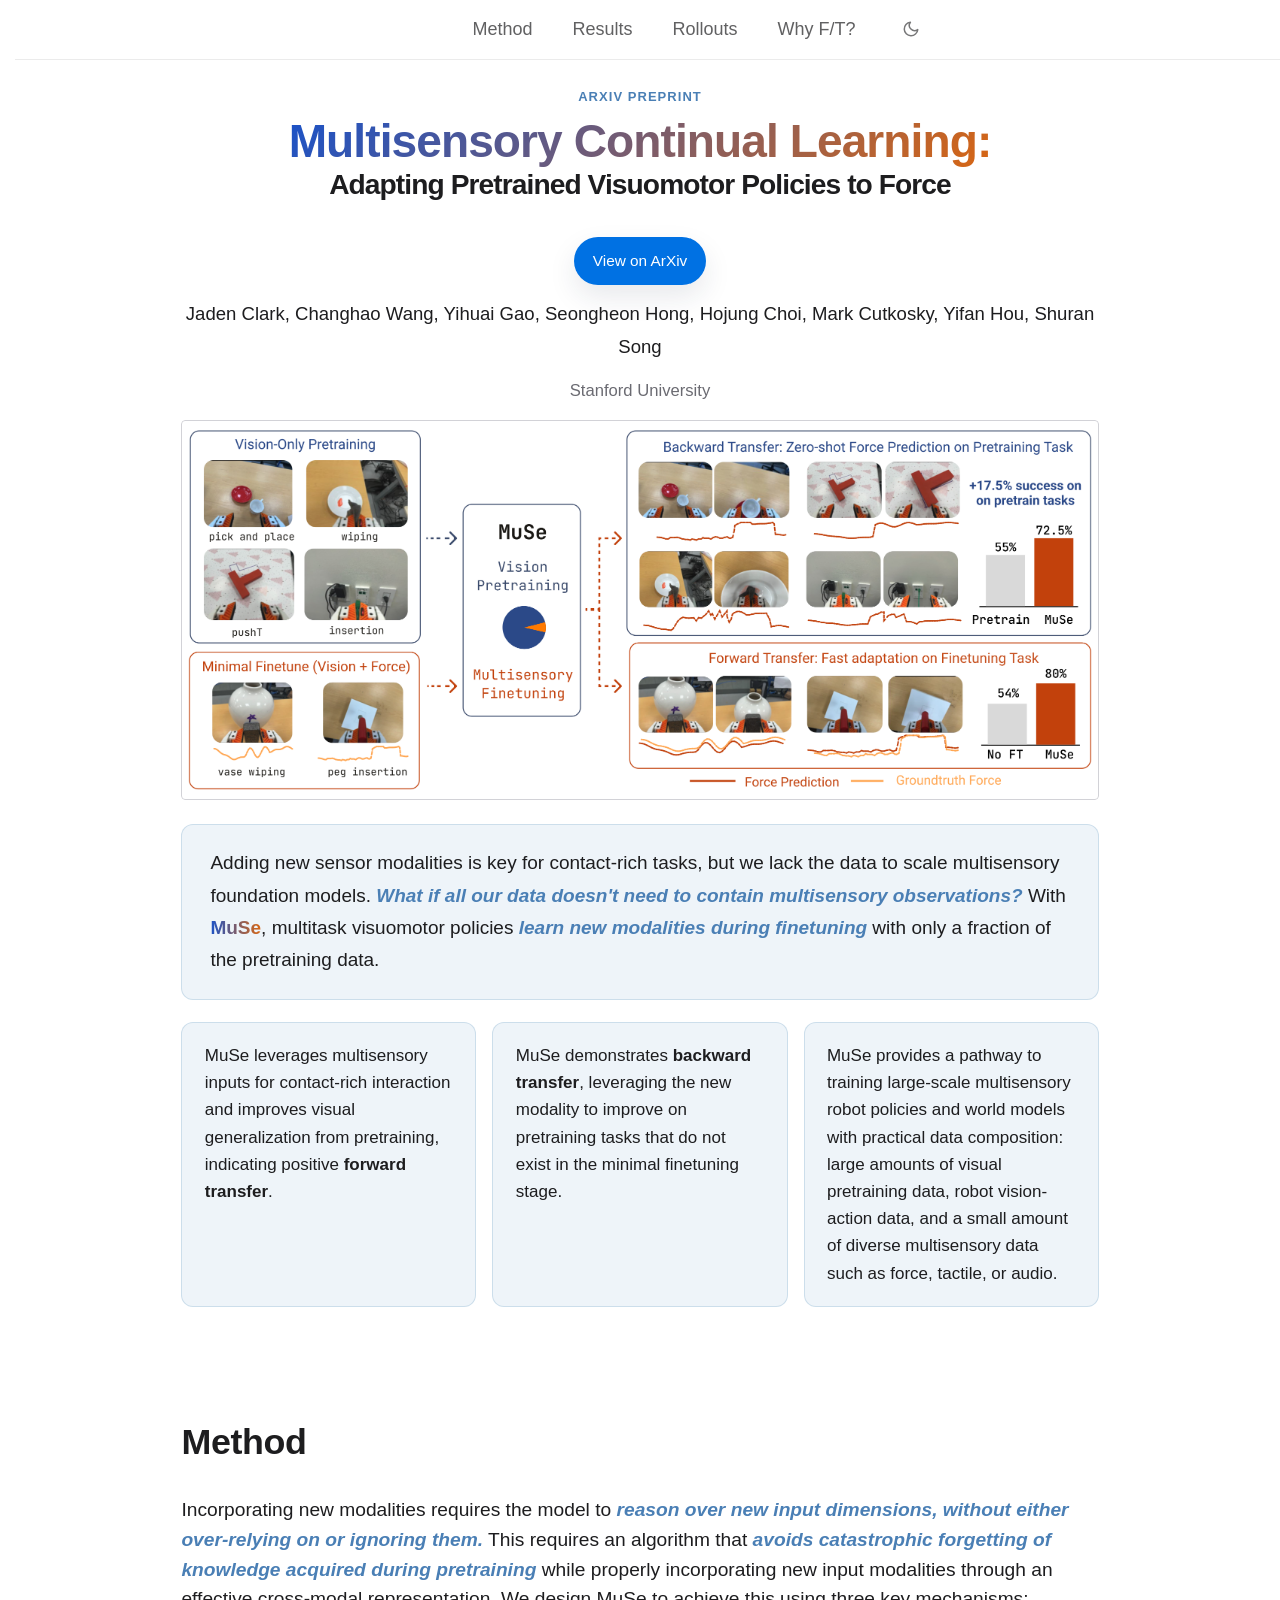
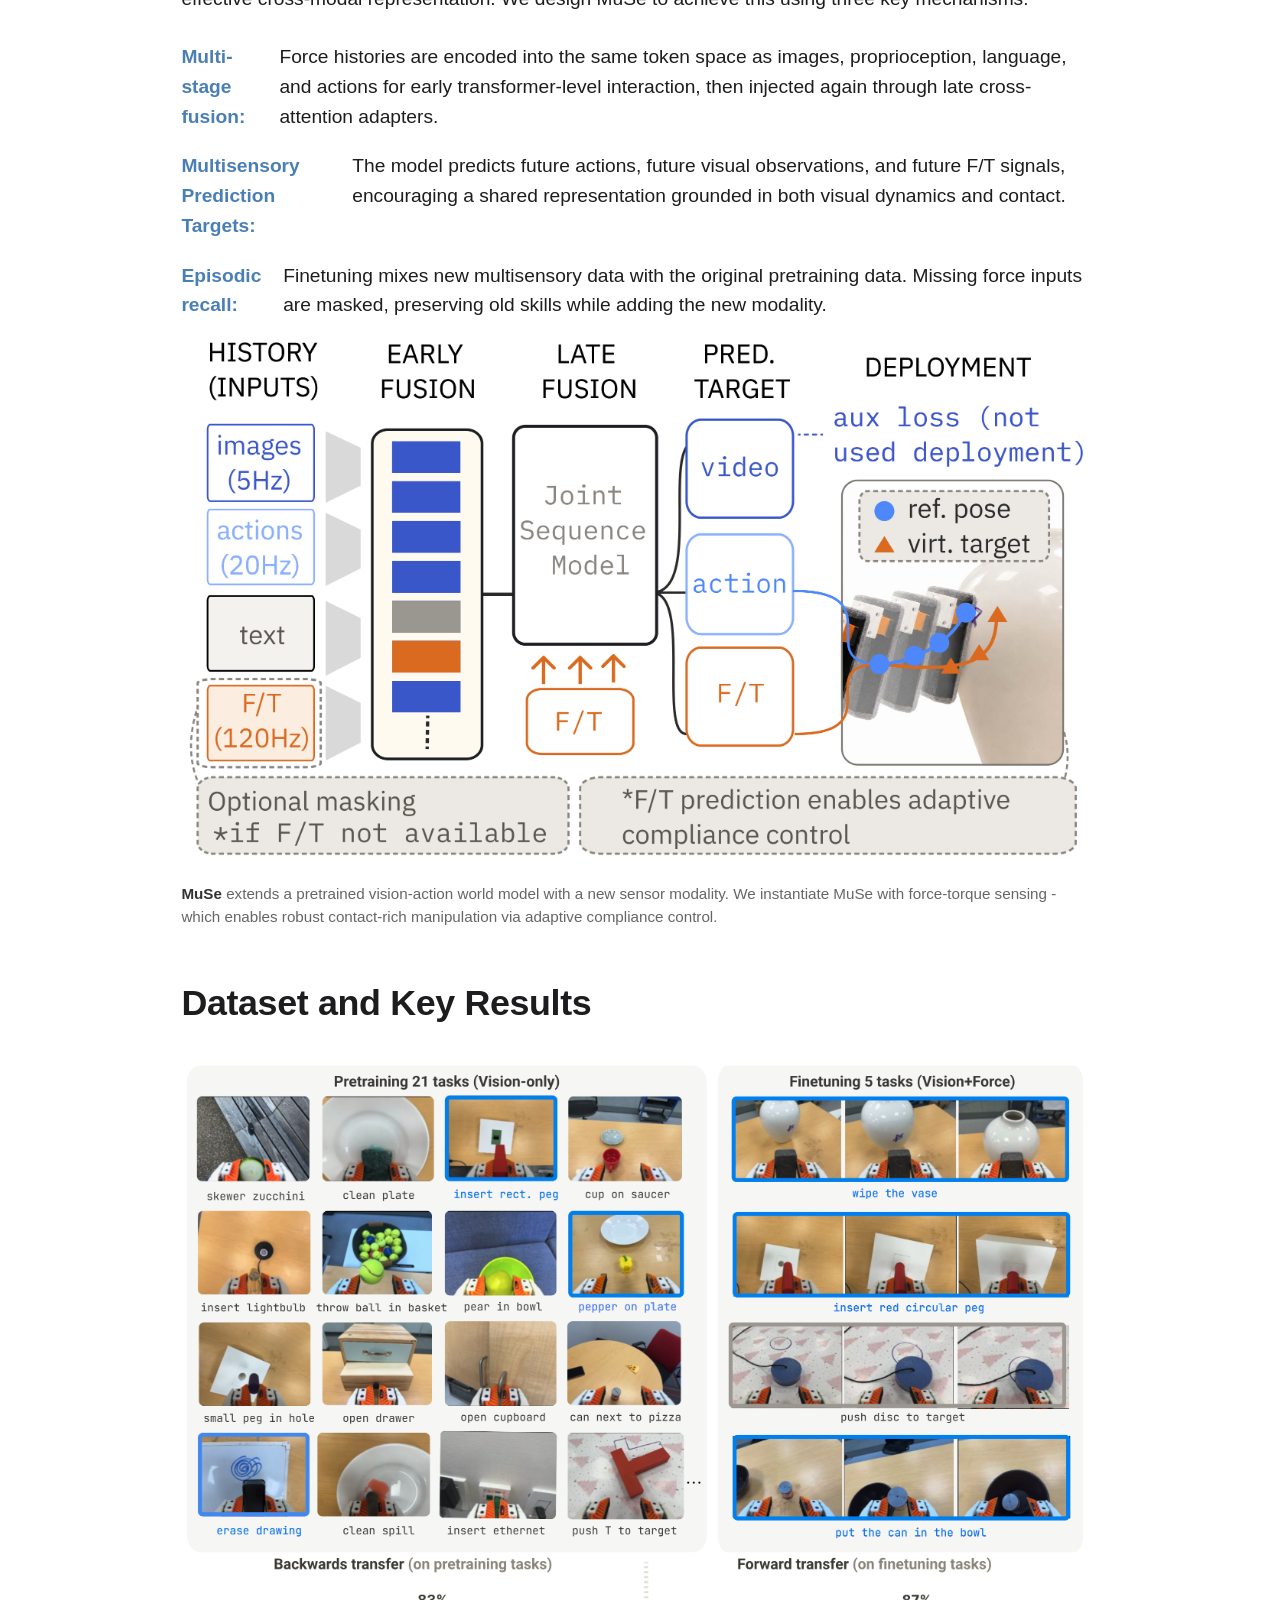
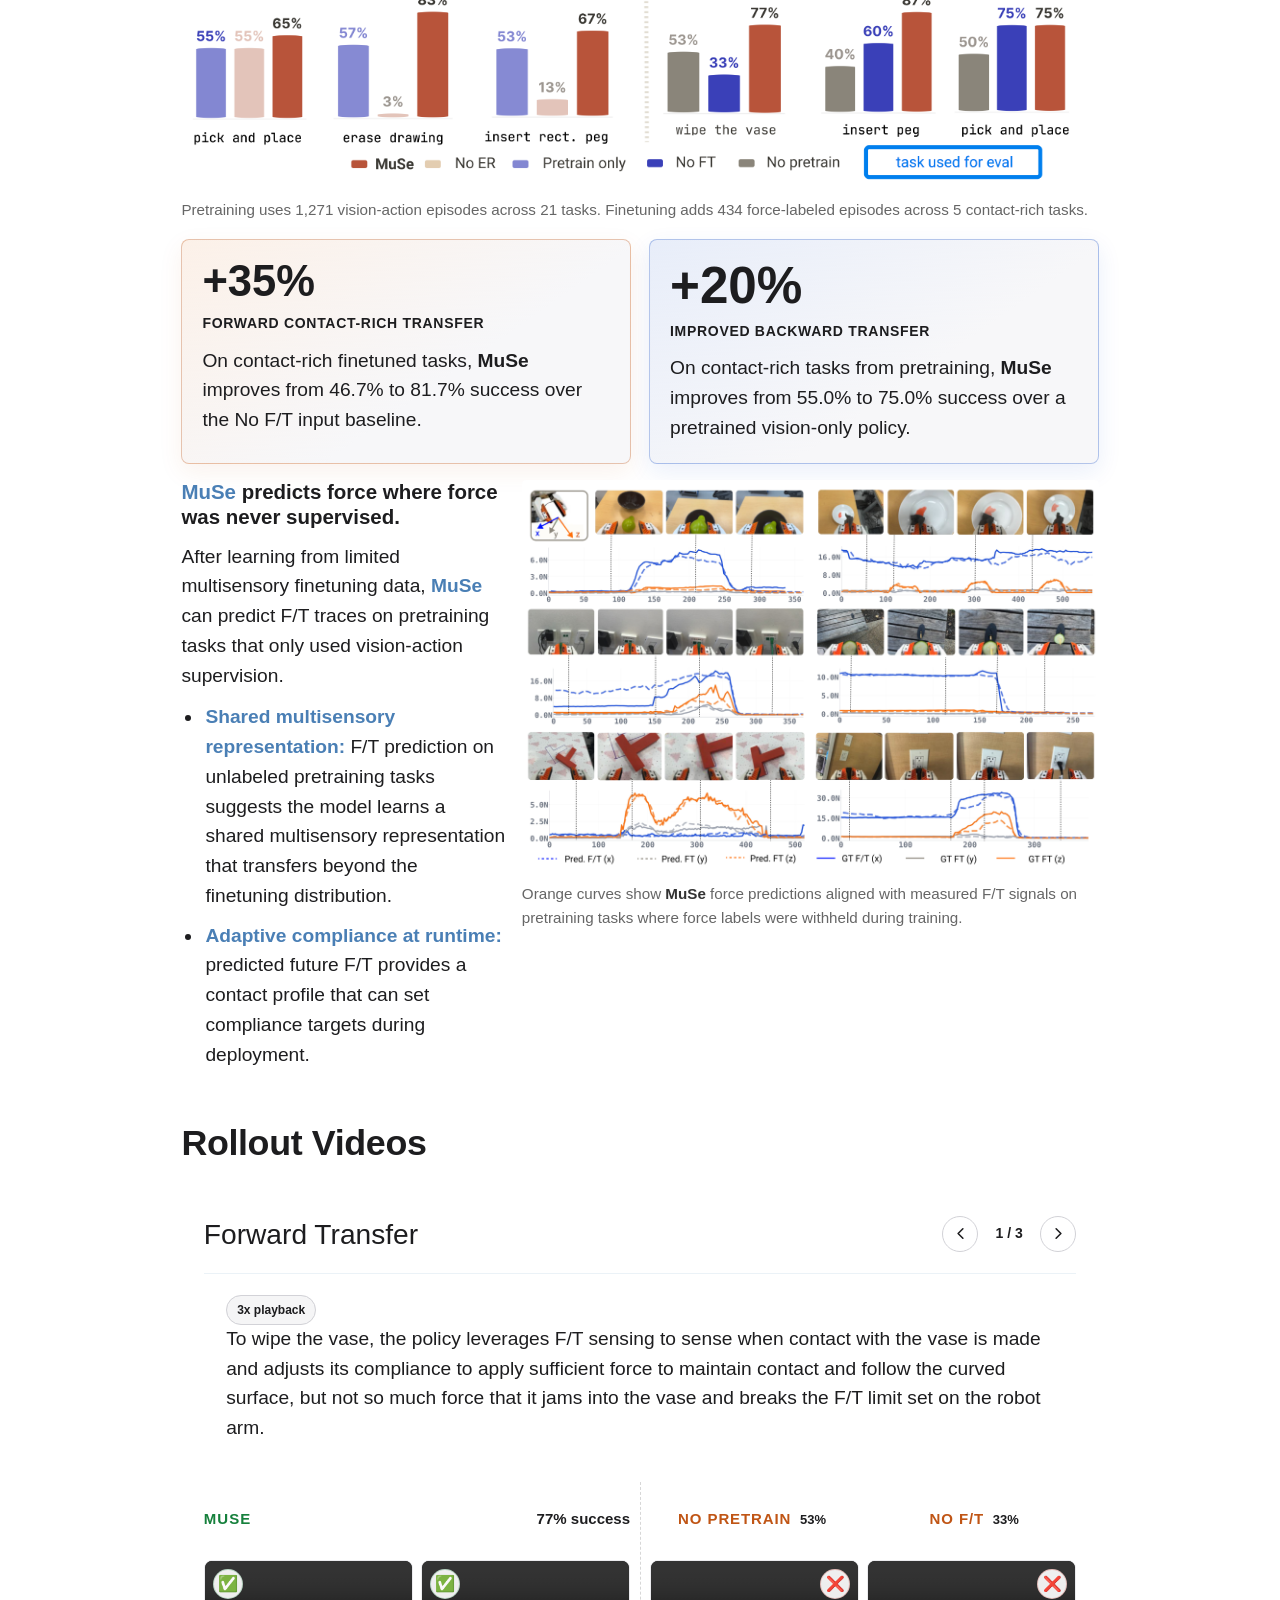
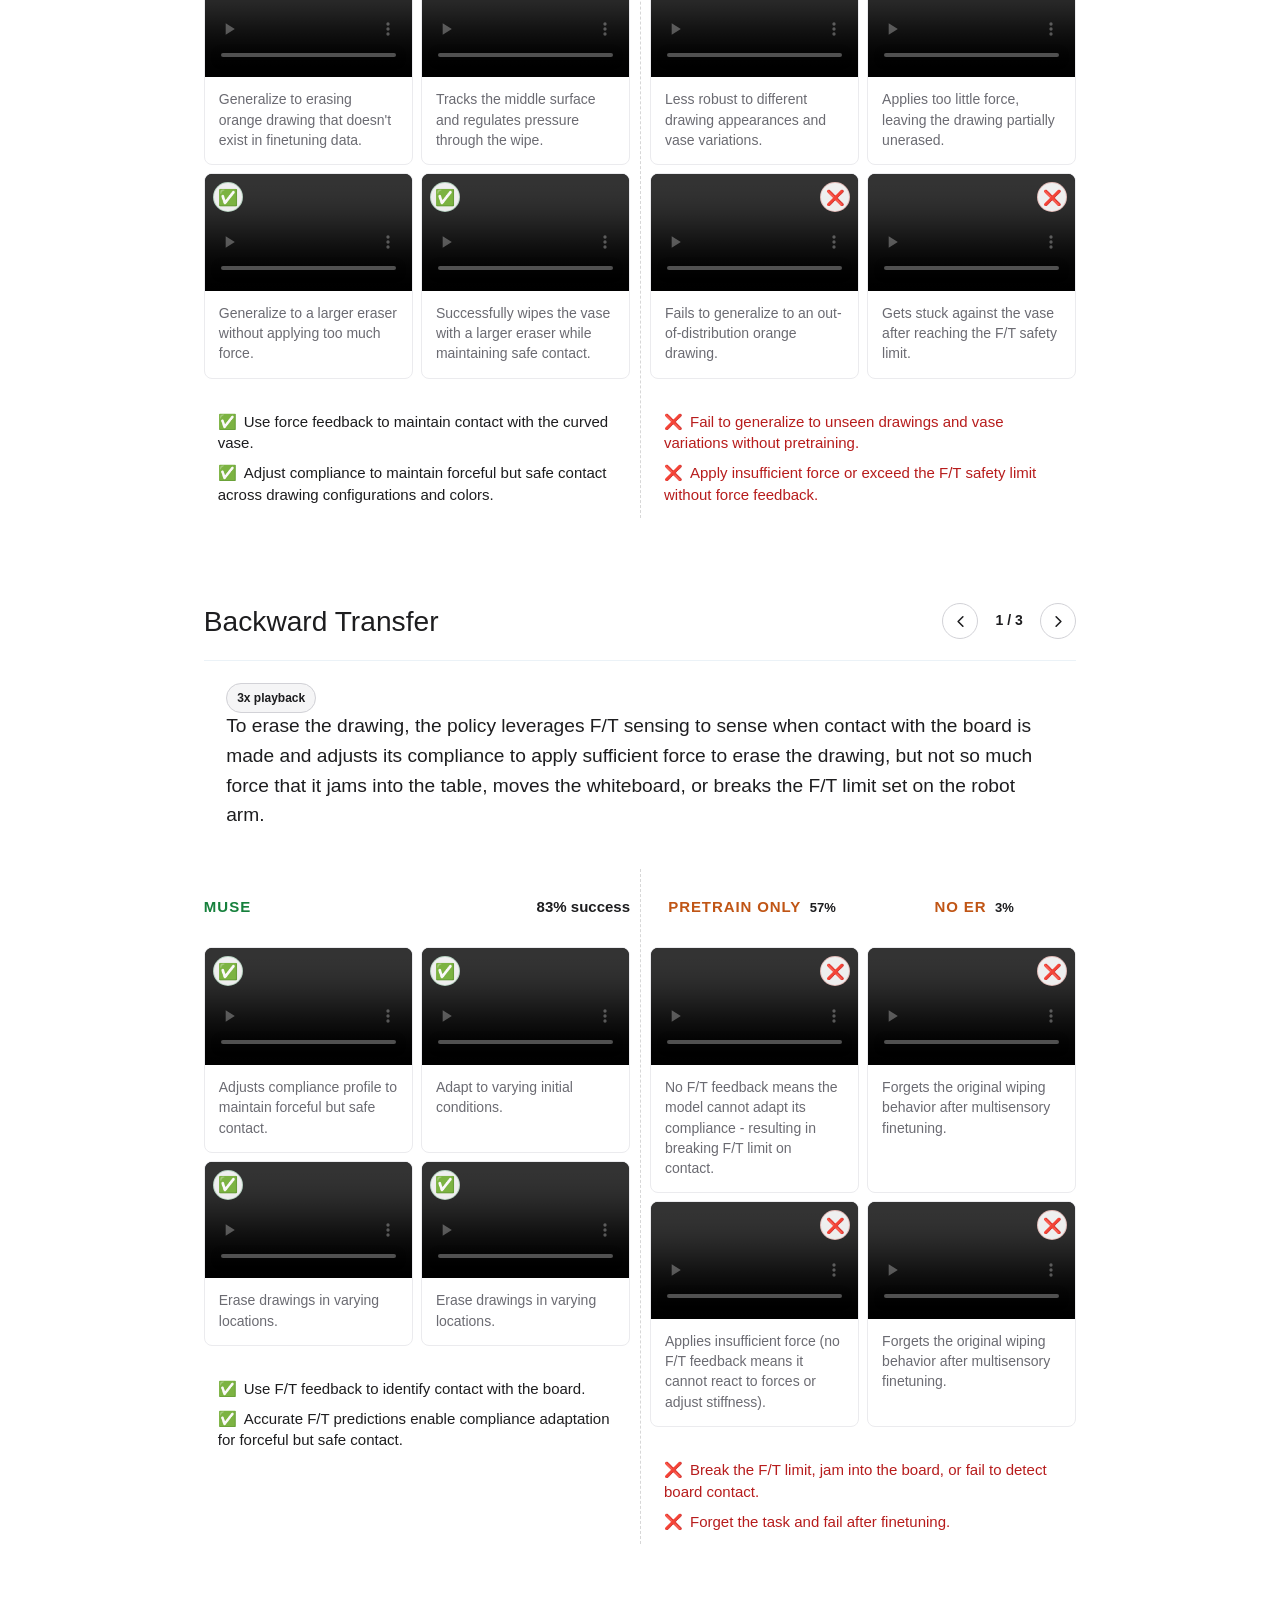
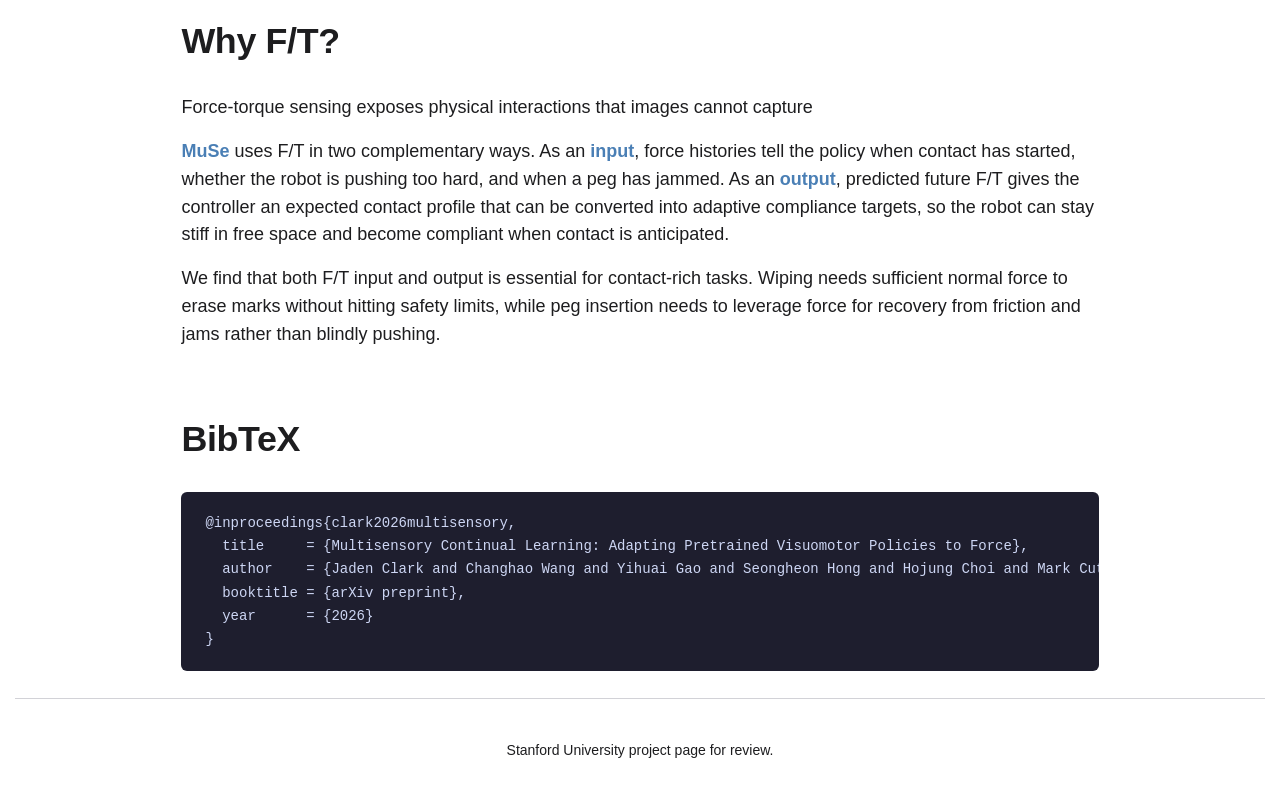
<file: index copy.html>
<!DOCTYPE html>
<html lang="en">
<head>
  <meta charset="UTF-8">
  <meta name="viewport" content="width=device-width, initial-scale=1">
  <title>Multisensory Continual Learning</title>
  <meta name="description" content="Project page for multisensory continual learning in robot manipulation from Stanford University.">
  <link rel="stylesheet" href="style.css">
  <script>if(localStorage.getItem('theme')==='dark')document.documentElement.classList.add('dark-mode-pending')</script>
  <style>.dark-mode-pending body{background:#000;color:#f5f5f7}</style>
</head>
<body class="paper-page">
  <nav class="nav-top">
    <div class="nav-inner">
      <a href="#hero" class="nav-link nav-home">Home</a>
      <a href="#method" class="nav-link">Method</a>
      <a href="#results" class="nav-link">Results</a>
      <a href="#rollouts" class="nav-link">Rollouts</a>
      <a href="#why-ft" class="nav-link">Why F/T?</a>
      <button class="theme-toggle" id="theme-toggle" aria-label="Toggle dark mode">
        <svg class="icon-sun" width="18" height="18" viewBox="0 0 24 24" fill="none" stroke="currentColor" stroke-width="2" stroke-linecap="round" stroke-linejoin="round"><circle cx="12" cy="12" r="5"/><line x1="12" y1="1" x2="12" y2="3"/><line x1="12" y1="21" x2="12" y2="23"/><line x1="4.22" y1="4.22" x2="5.64" y2="5.64"/><line x1="18.36" y1="18.36" x2="19.78" y2="19.78"/><line x1="1" y1="12" x2="3" y2="12"/><line x1="21" y1="12" x2="23" y2="12"/><line x1="4.22" y1="19.78" x2="5.64" y2="18.36"/><line x1="18.36" y1="5.64" x2="19.78" y2="4.22"/></svg>
        <svg class="icon-moon" width="18" height="18" viewBox="0 0 24 24" fill="none" stroke="currentColor" stroke-width="2" stroke-linecap="round" stroke-linejoin="round"><path d="M21 12.79A9 9 0 1 1 11.21 3 7 7 0 0 0 21 12.79z"/></svg>
      </button>
    </div>
  </nav>

  <section id="hero" class="hero snap-section paper-hero">
    <div class="hero-inner">
      <p class="venue-label">ArXiv preprint</p>
      <h1 class="hero-title" id="hero-title">
        <span class="title-p1">Multisensory Continual Learning:</span>
        <span class="title-p2">Adapting Pretrained Visuomotor Policies to Force</span>
      </h1>
      <div class="pub-links hero-links">
        <a href="https://arxiv.org/abs/2606.30988" target="_blank" rel="noopener">View on ArXiv</a>
      </div>
      <div class="hero-authors">
        <a href="https://jadenvc.github.io/" target="_blank" rel="noopener">Jaden Clark</a>,
        <a href="https://changhaowang.github.io/" target="_blank" rel="noopener">Changhao Wang</a>,
        <a href="https://yihuai-gao.github.io/" target="_blank" rel="noopener">Yihuai Gao</a>,
        <a href="https://www.linkedin.com/in/seongheon/" target="_blank" rel="noopener">Seongheon Hong</a>,
        <a href="https://www.hojungchoi.com/" target="_blank" rel="noopener">Hojung Choi</a>,
        <a href="https://bdml.stanford.edu/pmwiki/pmwiki.php/Profiles/MarkCutkosky" target="_blank" rel="noopener">Mark Cutkosky</a>,
        <a href="https://yifan-hou.github.io/" target="_blank" rel="noopener">Yifan Hou</a>,
        <a href="https://shurans.github.io/" target="_blank" rel="noopener">Shuran Song</a>
      </div>
      <div class="hero-affiliation">Stanford University</div>
      <figure class="paper-figure hero-figure">
        <img src="assets/paper-figures/teaser-v9.png" alt="Overview of multisensory continual learning with backward transfer, forward transfer, and force prediction.">
      </figure>
      <div class="hero-provocation">
        <p>Adding new sensor modalities is key for contact-rich tasks, but we lack the data to scale multisensory foundation models. <strong><em>What if all our data doesn't need to contain multisensory observations?</em></strong> With <span class="muse-gradient">MuSe</span>, multitask visuomotor policies <strong><em>learn new modalities during finetuning</em></strong> with only a fraction of the pretraining data.</p>
      </div>
      <ul class="hero-punch hero-teaser-takeaways">
        <li>MuSe leverages multisensory inputs for contact-rich interaction and improves visual generalization from pretraining, indicating positive <strong>forward transfer</strong>.</li>
        <li>MuSe demonstrates <strong>backward transfer</strong>, leveraging the new modality to improve on pretraining tasks that do not exist in the minimal finetuning stage.</li>
        <li>MuSe provides a pathway to training large-scale multisensory robot policies and world models with practical data composition: large amounts of visual pretraining data, robot vision-action data, and a small amount of diverse multisensory data such as force, tactile, or audio.</li>
      </ul>

    </div>
  </section>

  <section id="method" class="content-section">
    <div class="section-inner">
      <h2 class="section-heading reveal">Method</h2>
      <div class="method-intro section-body reveal">
        <p>Incorporating new modalities requires the model to <strong><em>reason over new input dimensions, without either over-relying on or ignoring them.</em></strong> This requires an algorithm that <strong><em>avoids catastrophic forgetting of knowledge acquired during pretraining</em></strong> while properly incorporating new input modalities through an effective cross-modal representation. We design MuSe to achieve this using three key mechanisms:</p>
      </div>
      <div class="method-layout reveal">
        <div class="method-copy section-body">
          <ul class="method-points">
            <li><strong>Multi-stage fusion:</strong> Force histories are encoded into the same token space as images, proprioception, language, and actions for early transformer-level interaction, then injected again through late cross-attention adapters.</li>
            <li><strong>Multisensory Prediction Targets:</strong> The model predicts future actions, future visual observations, and future F/T signals, encouraging a shared representation grounded in both visual dynamics and contact.</li>
            <li><strong>Episodic recall:</strong> Finetuning mixes new multisensory data with the original pretraining data. Missing force inputs are masked, preserving old skills while adding the new modality.</li>
          </ul>
        </div>
        <figure class="paper-figure">
          <img src="assets/paper-figures/method.png" alt="MuSe architecture with early fusion, future video, action, and force-torque prediction, and adaptive compliance deployment.">
          <figcaption><strong>MuSe</strong> extends a pretrained vision-action world model with a new sensor modality. We instantiate MuSe with force-torque sensing - which enables robust contact-rich manipulation via adaptive compliance control.</figcaption>
        </figure>
      </div>
    </div>
  </section>

  <section id="results" class="content-section">
    <div class="section-inner">
      <h2 class="section-heading reveal">Dataset and Key Results</h2>
      <div class="result-grid reveal">
        <figure class="paper-figure result-wide">
          <img src="assets/paper-figures/experiments_12.png" alt="Pretraining and finetuning task sets with bar-chart results for backward and forward transfer.">
          <figcaption>Pretraining uses 1,271 vision-action episodes across 21 tasks. Finetuning adds 434 force-labeled episodes across 5 contact-rich tasks.</figcaption>
        </figure>
        <div class="metric-card metric-card-forward">
          <span class="metric-value">+35%</span>
          <span class="metric-label">forward contact-rich transfer</span>
          <p>On contact-rich finetuned tasks, <strong>MuSe</strong> improves from 46.7% to 81.7% success over the No F/T input baseline.</p>
        </div>
        <div class="metric-card metric-card-featured">
          <span class="metric-value">+20%</span>
          <span class="metric-label">improved backward transfer</span>
          <p>On contact-rich tasks from pretraining, <strong>MuSe</strong> improves from 55.0% to 75.0% success over a pretrained vision-only policy.</p>
        </div>
      </div>

      <div class="ft-prediction-feature reveal">
        <div class="feature-copy">
          <h3><strong>MuSe</strong> predicts force where force was never supervised.</h3>
          <p>After learning from limited multisensory finetuning data, <strong>MuSe</strong> can predict F/T traces on pretraining tasks that only used vision-action supervision.</p>
          <ul class="feature-bullets">
            <li><strong>Shared multisensory representation:</strong> F/T prediction on unlabeled pretraining tasks suggests the model learns a shared multisensory representation that transfers beyond the finetuning distribution.</li>
            <li><strong>Adaptive compliance at runtime:</strong> predicted future F/T provides a contact profile that can set compliance targets during deployment.</li>
          </ul>
        </div>
        <figure class="paper-figure">
          <img src="assets/paper-figures/crossmodal_c.png" alt="Predicted force-torque curves on pretraining tasks compared with ground truth.">
          <figcaption>Orange curves show <strong>MuSe</strong> force predictions aligned with measured F/T signals on pretraining tasks where force labels were withheld during training.</figcaption>
        </figure>
      </div>
    </div>
  </section>

  <section id="rollouts" class="content-section">
    <div class="section-inner">
      <h2 class="section-heading reveal">Rollout Videos</h2>
      <div class="rollout-stack reveal">
        <div class="rollout-carousel" data-rollout-carousel>
          <div class="rollout-header">
            <div>
              <h3 class="rollout-transfer-title forward-transfer-title">Forward Transfer</h3>
            </div>
            <div class="rollout-controls">
              <button class="rollout-arrow" type="button" aria-label="Previous forward transfer task" data-rollout-prev>
                <svg viewBox="0 0 24 24" aria-hidden="true"><polyline points="15 18 9 12 15 6"/></svg>
              </button>
              <span class="rollout-counter" data-rollout-counter>1 / 3</span>
              <button class="rollout-arrow" type="button" aria-label="Next forward transfer task" data-rollout-next>
                <svg viewBox="0 0 24 24" aria-hidden="true"><polyline points="9 18 15 12 9 6"/></svg>
              </button>
            </div>
          </div>

          <article class="rollout-panel active" data-rollout-panel data-task="Vase Wiping">
            <div class="rollout-task-head">
              <h4>Vase Wiping</h4>
              <span class="speed-badge">3x playback</span>
              <p>To wipe the vase, the policy leverages F/T sensing to sense when contact with the vase is made and adjusts its compliance to apply sufficient force to maintain contact and follow the curved surface, but not so much force that it jams into the vase and breaks the F/T limit set on the robot arm.</p>
            </div>
            <div class="rollout-comparison">
              <div class="rollout-column success-column">
                <div class="rollout-column-heading">
                  <h5>MuSe</h5>
                  <span class="success-rate">77% success</span>
                </div>
                <div class="rollout-video-grid">
                  <div class="rollout-card">
                    <div class="success-mark" aria-label="success">✅</div>
                    <video data-src="assets/rollouts/forward/vase_wiping/ours_orange.mp4" muted loop playsinline controls preload="none"></video>
                    <p>Generalize to erasing orange drawing that doesn't exist in finetuning data.</p>
                  </div>
                  <div class="rollout-card">
                    <div class="success-mark" aria-label="success">✅</div>
                    <video data-src="assets/rollouts/forward/vase_wiping/ours_middle.mp4" muted loop playsinline controls preload="none"></video>
                    <p>Tracks the middle surface and regulates pressure through the wipe.</p>
                  </div>
                  <div class="rollout-card">
                    <div class="success-mark" aria-label="success">✅</div>
                    <video data-src="assets/rollouts/forward/vase_wiping/ours_big.mp4" muted loop playsinline controls preload="none"></video>
                    <p>Generalize to a larger eraser without applying too much force. </p>
                  </div>
                  <div class="rollout-card">
                    <div class="success-mark" aria-label="success">✅</div>
                    <video data-src="assets/rollouts/forward/vase_wiping/muse_big_eraser_success.mp4" muted loop playsinline controls preload="none"></video>
                    <p>Successfully wipes the vase with a larger eraser while maintaining safe contact.</p>
                  </div>
                </div>
                <ul class="rollout-summary success-summary">
                  <li>Use force feedback to maintain contact with the curved vase.</li>
                  <li>Adjust compliance to maintain forceful but safe contact across drawing configurations and colors.</li>
                </ul>
              </div>
              <div class="rollout-column baseline-column">
                <div class="rollout-column-heading baseline-heading">
                  <div class="method-rates">
                    <span><strong>No Pretrain</strong> 53%</span>
                    <span><strong>No F/T</strong> 33%</span>
                  </div>
                </div>
                <div class="rollout-video-grid">
                  <div class="rollout-card failure-card">
                    <video data-src="assets/rollouts/forward/vase_wiping/no_pretrain_fail.mp4" muted loop playsinline controls preload="none"></video>
                    <p>Less robust to different drawing appearances and vase variations.</p>
                  </div>
                  <div class="rollout-card failure-card">
                    <video data-src="assets/rollouts/forward/vase_wiping/no_ft_weak.mp4" muted loop playsinline controls preload="none"></video>
                    <p>Applies too little force, leaving the drawing partially unerased.</p>
                  </div>
                  <div class="rollout-card failure-card">
                    <video data-src="assets/rollouts/forward/vase_wiping/no_pretrain_orange_ood.mp4" muted loop playsinline controls preload="none"></video>
                    <p>Fails to generalize to an out-of-distribution orange drawing.</p>
                  </div>
                  <div class="rollout-card failure-card">
                    <video data-src="assets/rollouts/forward/vase_wiping/no_ft_stuck.mp4" muted loop playsinline controls preload="none"></video>
                    <p>Gets stuck against the vase after reaching the F/T safety limit.</p>
                  </div>
                </div>
                <ul class="rollout-summary failure-summary">
                  <li>Fail to generalize to unseen drawings and vase variations without pretraining.</li>
                  <li>Apply insufficient force or exceed the F/T safety limit without force feedback.</li>
                </ul>
              </div>
            </div>
          </article>

          <article class="rollout-panel" data-rollout-panel data-task="Peg Insertion">
            <div class="rollout-task-head">
              <h4>Peg Insertion</h4>
              <span class="speed-badge">3x playback</span>
              <p>The policy must fully insert the peg into a hole. The hole angle varies between ±20 degrees and contains high friction and serrations. This means the policy must leverage F/T feedback to assess the direction it must push into the hole and adjust its compliance to stay stiff in the direction of the hole but remain compliant in other directions. The policy can also leverage F/T feedback to find the hole if the initial insertion is imprecise.</p>
            </div>
            <div class="rollout-comparison">
              <div class="rollout-column success-column">
                <div class="rollout-column-heading">
                  <h5>MuSe</h5>
                  <span class="success-rate">87% success</span>
                </div>
                <div class="rollout-video-grid">
                  <div class="rollout-card">
                    <div class="success-mark" aria-label="success">✅</div>
                    <video data-src="assets/rollouts/forward/peg_insertion/ours_back_tilt.mp4" muted loop playsinline controls preload="none"></video>
                    <p>Adapts to a backward-tilted hole and completes insertion.</p>
                  </div>
                  <div class="rollout-card">
                    <div class="success-mark" aria-label="success">✅</div>
                    <video data-src="assets/rollouts/forward/peg_insertion/ours_forward_tilt.mp4" muted loop playsinline controls preload="none"></video>
                    <p>Predicts high force before contact - decreasing stiffness and preventing robot from jamming and breaking F/T limit.</p>
                  </div>
                  <div class="rollout-card">
                    <div class="success-mark" aria-label="success">✅</div>
                    <video data-src="assets/rollouts/forward/peg_insertion/ours_back.mp4" muted loop playsinline controls preload="none"></video>
                    <p>Identify correct hole orientation and fully insert peg.</p>
                  </div>
                  <div class="rollout-card">
                    <div class="success-mark" aria-label="success">✅</div>
                    <img src="assets/rollouts/forward/peg_insertion/peg_angles_serrations.png" alt="Peg insertion holes at varying angles with internal serrations.">
                    <p>Policy adapts to insert peg in holes at varying angles (±20 degrees) with serrations that easily cause jams.</p>
                  </div>
                </div>
                <ul class="rollout-summary success-summary">
                  <li>Use F/T feedback to precisely insert the peg, identify hole angle, and escape serrations.</li>
                  <li>Generalize to different peg sizes.</li>
                </ul>
              </div>
              <div class="rollout-column baseline-column">
                <div class="rollout-column-heading baseline-heading">
                  <div class="method-rates">
                    <span><strong>No Pretrain</strong> 40%</span>
                    <span><strong>No F/T</strong> 60%</span>
                  </div>
                </div>
                <div class="rollout-video-grid">
                  <div class="rollout-card failure-card">
                    <video data-src="assets/rollouts/forward/peg_insertion/no_pretrain_misses.mp4" muted loop playsinline controls preload="none"></video>
                    <p>Misses the insertion target.</p>
                  </div>
                  <div class="rollout-card failure-card">
                    <video data-src="assets/rollouts/forward/peg_insertion/no_ft_back_fall.mp4" muted loop playsinline controls preload="none"></video>
                    <p>Breaks the F/T limit during insertion.</p>
                  </div>
                  <div class="rollout-card failure-card">
                    <video data-src="assets/rollouts/forward/peg_insertion/no_pretrain_stuck.mp4" muted loop playsinline controls preload="none"></video>
                    <p>Gets stuck after contact due to high forces and struggles to generalize without pretraining.</p>
                  </div>
                  <div class="rollout-card failure-card">
                    <video data-src="assets/rollouts/forward/peg_insertion/no_ft_tall_stuck.mp4" muted loop playsinline controls preload="none"></video>
                    <p>Cannot adapt its compliance profile and breaks the F/T limit on impact.</p>
                  </div>
                </div>
                <ul class="rollout-summary failure-summary">
                  <li>Miss the insertion target or struggle to generalize without broad visual pretraining.</li>
                  <li>Jam or get stuck without force feedback for contact-aware adaptation.</li>
                </ul>
              </div>
            </div>
          </article>

          <article class="rollout-panel pick-place-forward-panel" data-rollout-panel data-task="Pick and Place">
            <div class="rollout-task-head">
              <h4>Pick and Place</h4>
              <span class="speed-badge">3x playback</span>
              <p>The policy must place the can in the bowl with various distractors and bowl color changes. The policy without pretraining struggles to generalize.</p>
            </div>
            <div class="rollout-comparison pick-place-layout">
              <div class="rollout-column success-column">
                <div class="rollout-column-heading">
                  <h5>MuSe</h5>
                  <span class="success-rate">75% success</span>
                </div>
                <div class="rollout-video-grid">
                  <div class="rollout-card">
                    <div class="success-mark" aria-label="success">✅</div>
                    <video data-src="assets/rollouts/forward/pick_and_place/ours_distractor.mp4" muted loop playsinline controls preload="none"></video>
                    <p>Robustness to distractors</p>
                  </div>
                  <div class="rollout-card">
                    <div class="success-mark" aria-label="success">✅</div>
                    <video data-src="assets/rollouts/forward/pick_and_place/ours_red.mp4" muted loop playsinline controls preload="none"></video>
                    <p>Robustness to object colors</p>
                  </div>
                  <div class="rollout-card">
                    <div class="success-mark" aria-label="success">✅</div>
                    <video data-src="assets/rollouts/forward/pick_and_place/ours_lr.mp4" muted loop playsinline controls preload="none"></video>
                    <p>Robustness to object configurations</p>
                  </div>
                  <div class="rollout-card">
                    <div class="success-mark" aria-label="success">✅</div>
                    <video data-src="assets/rollouts/forward/pick_and_place/ours_easy.mp4" muted loop playsinline controls preload="none"></video>
                    <p>Robustness to object configurations</p>
                  </div>
                </div>
                <ul class="rollout-summary success-summary">
                  <li>Remain robust to visual changes and distractors.</li>
                </ul>
              </div>
              <div class="rollout-column baseline-column">
                <div class="rollout-column-heading">
                  <h5>No Pretrain</h5>
                  <span class="success-rate">50% success</span>
                </div>
                <div class="rollout-video-grid">
                  <div class="rollout-card failure-card">
                    <video data-src="assets/rollouts/forward/pick_and_place/no_pretrain_distractor_fail.mp4" muted loop playsinline controls preload="none"></video>
                    <p>Struggles with distractors and task variation without broad visual pretraining.</p>
                  </div>
                  <div class="rollout-card failure-card">
                    <video data-src="assets/rollouts/forward/pick_and_place/no_pretrain_red.mp4" muted loop playsinline controls preload="none"></video>
                    <p>Decreased performance under visual changes.</p>
                  </div>
                </div>
                <ul class="rollout-summary failure-summary">
                  <li>Fail with distractors and visual changes without pretraining.</li>
                </ul>
              </div>
            </div>
          </article>
        </div>

        <div class="rollout-carousel" data-rollout-carousel>
          <div class="rollout-header">
            <div>
              <h3 class="rollout-transfer-title backward-transfer-title">Backward Transfer</h3>
            </div>
            <div class="rollout-controls">
              <button class="rollout-arrow" type="button" aria-label="Previous backward transfer task" data-rollout-prev>
                <svg viewBox="0 0 24 24" aria-hidden="true"><polyline points="15 18 9 12 15 6"/></svg>
              </button>
              <span class="rollout-counter" data-rollout-counter>1 / 3</span>
              <button class="rollout-arrow" type="button" aria-label="Next backward transfer task" data-rollout-next>
                <svg viewBox="0 0 24 24" aria-hidden="true"><polyline points="9 18 15 12 9 6"/></svg>
              </button>
            </div>
          </div>

          <article class="rollout-panel active" data-rollout-panel data-task="Whiteboard Wiping">
            <div class="rollout-task-head">
              <h4>Whiteboard Wiping</h4>
              <span class="speed-badge">3x playback</span>
              <p>To erase the drawing, the policy leverages F/T sensing to sense when contact with the board is made and adjusts its compliance to apply sufficient force to erase the drawing, but not so much force that it jams into the table, moves the whiteboard, or breaks the F/T limit set on the robot arm.</p>
            </div>
            <div class="rollout-comparison">
              <div class="rollout-column success-column">
                <div class="rollout-column-heading">
                  <h5>MuSe</h5>
                  <span class="success-rate">83% success</span>
                </div>
                <div class="rollout-video-grid">
                  <div class="rollout-card">
                    <div class="success-mark" aria-label="success">✅</div>
                    <video data-src="assets/rollouts/backward/whiteboard_wiping/ours_back_right.mp4" muted loop playsinline controls preload="none"></video>
                    <p>Adjusts compliance profile to maintain forceful but safe contact.</p>
                  </div>
                  <div class="rollout-card">
                    <div class="success-mark" aria-label="success">✅</div>
                    <video data-src="assets/rollouts/backward/whiteboard_wiping/ours_pickup.mp4" muted loop playsinline controls preload="none"></video>
                    <p>Adapt to varying initial conditions.</p>
                  </div>
                  <div class="rollout-card">
                    <div class="success-mark" aria-label="success">✅</div>
                    <video data-src="assets/rollouts/backward/whiteboard_wiping/ours_back.mp4" muted loop playsinline controls preload="none"></video>
                    <p>Erase drawings in varying locations.</p>
                  </div>
                  <div class="rollout-card">
                    <div class="success-mark" aria-label="success">✅</div>
                    <video data-src="assets/rollouts/backward/whiteboard_wiping/ours_middle_back.mp4" muted loop playsinline controls preload="none"></video>
                    <p>Erase drawings in varying locations.</p>
                  </div>
                </div>
                <ul class="rollout-summary success-summary">
                  <li>Use F/T feedback to identify contact with the board.</li>
                  <li>Accurate F/T predictions enable compliance adaptation for forceful but safe contact.</li>
                </ul>
              </div>
              <div class="rollout-column baseline-column">
                <div class="rollout-column-heading baseline-heading">
                  <div class="method-rates">
                    <span><strong>Pretrain Only</strong> 57%</span>
                    <span><strong>No ER</strong> 3%</span>
                  </div>
                </div>
                <div class="rollout-video-grid">
                  <div class="rollout-card failure-card">
                    <video data-src="assets/rollouts/backward/whiteboard_wiping/pretrain_stuck.mp4" muted loop playsinline controls preload="none"></video>
                    <p>No F/T feedback means the model cannot adapt its compliance - resulting in breaking F/T limit on contact.</p>
                  </div>
                  <div class="rollout-card failure-card">
                    <video data-src="assets/rollouts/backward/whiteboard_wiping/no_er_back.mp4" muted loop playsinline controls preload="none"></video>
                    <p>Forgets the original wiping behavior after multisensory finetuning.</p>
                  </div>
                  <div class="rollout-card failure-card">
                    <video data-src="assets/rollouts/backward/whiteboard_wiping/pretrain_not_hard.mp4" muted loop playsinline controls preload="none"></video>
                    <p>Applies insufficient force (no F/T feedback means it cannot react to forces or adjust stiffness).</p>
                  </div>
                  <div class="rollout-card failure-card">
                    <video data-src="assets/rollouts/backward/whiteboard_wiping/no_er_middle.mp4" muted loop playsinline controls preload="none"></video>
                    <p>Forgets the original wiping behavior after multisensory finetuning.</p>
                  </div>
                </div>
                <ul class="rollout-summary failure-summary">
                  <li>Break the F/T limit, jam into the board, or fail to detect board contact.</li>
                  <li>Forget the task and fail after finetuning.</li>
                </ul>
              </div>
            </div>
          </article>

          <article class="rollout-panel" data-rollout-panel data-task="Peg Insertion" data-speed="6">
            <div class="rollout-task-head">
              <h4>Peg Insertion</h4>
              <span class="speed-badge fast">6x playback</span>
              <p>The policy must leverage F/T sensing to adjust its compliance, find the direction of the hole, and release the peg from internal high-friction serrations. Backward transfer tests pegs with different sizes, shapes (rectangular and small cylindrical pegs that demand different strategies than the finetuning pegs), and colors to assess whether the model preserves strategies from pretraining that may interfere with finetuning strategies.</p>
            </div>
            <div class="rollout-comparison">
              <div class="rollout-column success-column">
                <div class="rollout-column-heading">
                  <h5>MuSe</h5>
                  <span class="success-rate">67% success</span>
                </div>
                <div class="rollout-video-grid">
                  <div class="rollout-card">
                    <div class="success-mark" aria-label="success">✅</div>
                    <video data-src="assets/rollouts/backward/peg_insertion/ours_red_green.mp4" muted loop playsinline controls preload="none"></video>
                    <p>Inserts a red rectangular peg in a green hole (configuration seen in pretraining but not finetuning).</p>
                  </div>
                  <div class="rollout-card">
                    <div class="success-mark" aria-label="success">✅</div>
                    <video data-src="assets/rollouts/backward/peg_insertion/ours_rpg_good.mp4" muted loop playsinline controls preload="none"></video>
                    <p>Inserts a red rectangular peg in a green hole (configuration seen in pretraining but not finetuning).</p>
                  </div>
                  <div class="rollout-card">
                    <div class="success-mark" aria-label="success">✅</div>
                    <video data-src="assets/rollouts/backward/peg_insertion/ours_purple.mp4" muted loop playsinline controls preload="none"></video>
                    <p>Regulate contact to insert small circular purple peg in white hole (configuration seen in pretraining but not finetuning).</p>
                  </div>
                  <div class="rollout-card">
                    <div class="success-mark" aria-label="success">✅</div>
                    <video data-src="assets/rollouts/backward/peg_insertion/ours_purple2.mp4" muted loop playsinline controls preload="none"></video>
                    <p>Regulate contact to insert small circular purple peg in white hole (configuration seen in pretraining but not finetuning).</p>
                  </div>
                </div>
                <ul class="rollout-summary success-summary">
                  <li>Predict high-F/T interactions and adjust compliance to prevent jams.</li>
                  <li>Leverage F/T feedback to precisely identify the hole.</li>
                </ul>
              </div>
              <div class="rollout-column baseline-column">
                <div class="rollout-column-heading baseline-heading">
                  <div class="method-rates">
                    <span><strong>Pretrain Only</strong> 53%</span>
                    <span><strong>No ER</strong> 13%</span>
                  </div>
                </div>
                <div class="rollout-video-grid">
                  <div class="rollout-card failure-card">
                    <video data-src="assets/rollouts/backward/peg_insertion/pretrain_miss.mp4" muted loop playsinline controls preload="none"></video>
                    <p>Fails to leverage contact for proper insertion.</p>
                  </div>
                  <div class="rollout-card failure-card">
                    <video data-src="assets/rollouts/backward/peg_insertion/no_er_twist.mp4" muted loop playsinline controls preload="none"></video>
                    <p>Overfits to a finetuning-specific twisting strategy and misses the rectangular peg insertion.</p>
                  </div>
                  <div class="rollout-card failure-card">
                    <video data-src="assets/rollouts/backward/peg_insertion/pretrain_purple_fail.mp4" muted loop playsinline controls preload="none"></video>
                    <p>Model without contact signal fails to insert the purple peg.</p>
                  </div>
                  <div class="rollout-card failure-card">
                    <video data-src="assets/rollouts/backward/peg_insertion/no_er_purple_fail.mp4" muted loop playsinline controls preload="none"></video>
                    <p>Loses robust pretraining behavior and drifts away from hole.</p>
                  </div>
                </div>
                <ul class="rollout-summary failure-summary">
                  <li>Jam into serrations or fail to use contact for insertion.</li>
                  <li>Overfit to finetuning strategies that fail on pretraining peg configurations.</li>
                </ul>
              </div>
            </div>
          </article>

          <article class="rollout-panel" data-rollout-panel data-task="Pick and Place">
            <div class="rollout-task-head">
              <h4>Pick and Place</h4>
              <span class="speed-badge">3x playback</span>
              <p>The policy must pick and place object configurations that exist in pretraining data but not in finetuning data. This assesses whether the model preserves generalization capabilities from pretraining.</p>
            </div>
            <div class="rollout-comparison pick-place-layout">
              <div class="rollout-column success-column">
                <div class="rollout-column-heading">
                  <h5>MuSe</h5>
                  <span class="success-rate">65% success</span>
                </div>
                <div class="rollout-video-grid">
                  <div class="rollout-card">
                    <div class="success-mark" aria-label="success">✅</div>
                    <video data-src="assets/rollouts/backward/pick_place_new/muse_pepper_pot_forward.mp4" muted loop playsinline controls preload="none"></video>
                    <p>Correctly place the pepper in the pot.</p>
                  </div>
                  <div class="rollout-card">
                    <div class="success-mark" aria-label="success">✅</div>
                    <video data-src="assets/rollouts/backward/pick_place_new/muse_pepper_pot_lr.mp4" muted loop playsinline controls preload="none"></video>
                    <p>Correctly place the pepper in the pot.</p>
                  </div>
                  <div class="rollout-card">
                    <div class="success-mark" aria-label="success">✅</div>
                    <video data-src="assets/rollouts/backward/pick_place_new/muse_pepper_plate_lr.mp4" muted loop playsinline controls preload="none"></video>
                    <p>Correctly place the pepper on the plate.</p>
                  </div>
                  <div class="rollout-card">
                    <div class="success-mark" aria-label="success">✅</div>
                    <video data-src="assets/rollouts/backward/pick_place_new/muse_pepper_plate_lr2.mp4" muted loop playsinline controls preload="none"></video>
                    <p>Correctly place the pepper on the plate.</p>
                  </div>
                </div>
                <ul class="rollout-summary success-summary">
                  <li>Adapt to various object configurations.</li>
                </ul>
              </div>
              <div class="rollout-column baseline-column">
                <div class="rollout-column-heading">
                  <h5>No ER</h5>
                  <span class="success-rate">55% success</span>
                </div>
                <div class="rollout-video-grid">
                  <div class="rollout-card failure-card">
                    <video data-src="assets/rollouts/backward/pick_place_new/no_er_pepper_pot_fail.mp4" muted loop playsinline controls preload="none"></video>
                    <p>Model trained without ER lacks robustness on pretraining tasks.</p>
                  </div>
                  <div class="rollout-card failure-card">
                    <video data-src="assets/rollouts/backward/pick_place_new/no_er_pepper_pot_fail2.mp4" muted loop playsinline controls preload="none"></video>
                    <p>Model trained without ER lacks robustness on pretraining tasks.</p>
                  </div>
                  <div class="rollout-card failure-card">
                    <video data-src="assets/rollouts/backward/pick_place_new/no_er_pepper_plate_fail_forward.mp4" muted loop playsinline controls preload="none"></video>
                    <p>Model trained without ER lacks robustness on pretraining tasks.</p>
                  </div>
                  <div class="rollout-card failure-card">
                    <video data-src="assets/rollouts/backward/pick_place_new/no_er_pepper_plate_lr_fail.mp4" muted loop playsinline controls preload="none"></video>
                    <p>Forgets task structure from pretraining.</p>
                  </div>
                </div>
                <ul class="rollout-summary failure-summary">
                  <li>Forget task structure or lose robustness on pretraining tasks.</li>
                </ul>
              </div>
            </div>
          </article>
        </div>
      </div>
    </div>
  </section>

  <section id="why-ft" class="content-section">
    <div class="section-inner narrow">
      <h2 class="section-heading reveal">Why F/T?</h2>
      <div class="section-body reveal why-copy">
        <p>Force-torque sensing exposes  physical interactions that images cannot capture</p>
        <p><strong>MuSe</strong> uses F/T in two complementary ways. As an <strong>input</strong>, force histories tell the policy when contact has started, whether the robot is pushing too hard, and when a peg has jammed. As an <strong>output</strong>, predicted future F/T gives the controller an expected contact profile that can be converted into adaptive compliance targets, so the robot can stay stiff in free space and become compliant when contact is anticipated.</p>
        <p>We find that both F/T input and output is essential for contact-rich tasks. Wiping needs sufficient normal force to erase marks without hitting safety limits, while peg insertion needs to leverage force for recovery from friction and jams rather than blindly pushing.</p>
      </div>
    </div>
  </section>

  <section id="bibtex" class="content-section">
    <div class="section-inner narrow">
      <h2 class="section-heading reveal">BibTeX</h2>
      <div class="reveal">
        <pre class="bibtex-block"><code>@inproceedings{clark2026multisensory,
  title     = {Multisensory Continual Learning: Adapting Pretrained Visuomotor Policies to Force},
  author    = {Jaden Clark and Changhao Wang and Yihuai Gao and Seongheon Hong and Hojung Choi and Mark Cutkosky and Yifan Hou and Shuran Song},
  booktitle = {arXiv preprint},
  year      = {2026}
}</code></pre>
      </div>
    </div>
  </section>

  <footer class="site-footer">
    <p>Stanford University project page for review.</p>
  </footer>

  <script>
    const toggle = document.getElementById('theme-toggle');
    if (localStorage.getItem('theme') === 'dark') {
      document.body.classList.add('dark-mode');
    }

    toggle.addEventListener('click', () => {
      document.body.classList.toggle('dark-mode');
      localStorage.setItem('theme', document.body.classList.contains('dark-mode') ? 'dark' : 'light');
    });

    document.querySelectorAll('a[href^="#"]').forEach(anchor => {
      anchor.addEventListener('click', event => {
        event.preventDefault();
        const target = document.querySelector(anchor.getAttribute('href'));
        if (target) target.scrollIntoView({ behavior: 'smooth' });
      });
    });

    const nav = document.querySelector('.nav-top');
    const navLinks = Array.from(document.querySelectorAll('.nav-link[href^="#"]'));
    const sections = navLinks
      .map(link => document.querySelector(link.getAttribute('href')))
      .filter(Boolean);

    function updateNav() {
      nav.classList.toggle('scrolled', window.scrollY > 100);
      let current = sections[0];
      for (const section of sections) {
        if (section.offsetTop <= window.scrollY + 120) current = section;
      }
      navLinks.forEach(link => {
        link.classList.toggle('active', link.getAttribute('href') === `#${current.id}`);
      });
    }

    const revealObserver = new IntersectionObserver(entries => {
      entries.forEach(entry => {
        if (entry.isIntersecting) entry.target.classList.add('revealed');
      });
    }, { threshold: 0.12 });

    document.querySelectorAll('.reveal').forEach(element => revealObserver.observe(element));

    function rolloutVideoSpeed(video) {
      const panel = video.closest('[data-rollout-panel]');
      return Number(video.dataset.speed || panel?.dataset.speed || 3);
    }

    function applyRolloutVideoSpeed(video) {
      const speed = rolloutVideoSpeed(video);
      video.defaultPlaybackRate = speed;
      video.playbackRate = speed;
    }

    function prepareRolloutVideo(video) {
      video.muted = true;
      video.loop = true;
      video.playsInline = true;
      applyRolloutVideoSpeed(video);
      video.addEventListener('loadedmetadata', () => {
        applyRolloutVideoSpeed(video);
        if (video.closest('.rollout-panel.active')) {
          video.play().catch(() => {});
        }
      });
      video.addEventListener('play', () => {
        applyRolloutVideoSpeed(video);
      });
    }

    function loadRolloutVideo(video) {
      if (!video.getAttribute('src') && video.dataset.src) {
        video.setAttribute('src', video.dataset.src);
        video.load();
      }
      applyRolloutVideoSpeed(video);
      video.play().catch(() => {});
    }

    function loadPanelVideos(panel) {
      panel.querySelectorAll('video').forEach(loadRolloutVideo);
    }

    document.querySelectorAll('video').forEach(prepareRolloutVideo);

    document.querySelectorAll('[data-rollout-carousel]').forEach(carousel => {
      const panels = Array.from(carousel.querySelectorAll('[data-rollout-panel]'));
      const prev = carousel.querySelector('[data-rollout-prev]');
      const next = carousel.querySelector('[data-rollout-next]');
      const counter = carousel.querySelector('[data-rollout-counter]');
      let activeIndex = 0;

      function pauseInactiveVideos() {
        panels.forEach((panel, panelIndex) => {
          if (panelIndex !== activeIndex) {
            panel.querySelectorAll('video').forEach(video => video.pause());
          }
        });
      }

      function updateCarousel() {
        panels.forEach((panel, panelIndex) => {
          panel.classList.toggle('active', panelIndex === activeIndex);
        });
        loadPanelVideos(panels[activeIndex]);
        if (counter) counter.textContent = `${activeIndex + 1} / ${panels.length}`;
        pauseInactiveVideos();
      }

      prev.addEventListener('click', () => {
        activeIndex = (activeIndex - 1 + panels.length) % panels.length;
        updateCarousel();
      });

      next.addEventListener('click', () => {
        activeIndex = (activeIndex + 1) % panels.length;
        updateCarousel();
      });

      updateCarousel();
    });

    window.addEventListener('scroll', updateNav, { passive: true });
    updateNav();
  </script>
</body>
</html>
</file>
<file: style.css>
/* ===== CSS Reset & Custom Properties ===== */
*, *::before, *::after {
  margin: 0;
  padding: 0;
  box-sizing: border-box;
}

:root {
  --color-bg: #ffffff;
  --color-bg-alt: #f7f7f9;
  --color-text: #1d1d1f;
  --color-text-secondary: #6b6b72;
  --color-accent: #0071e3;
  --color-accent-hover: #0077ed;
  --color-highlight-bg: rgba(255, 214, 10, 0.15);
  --color-border: #d2d2d7;
  --color-border-light: #ebebee;
  --color-card-bg: #f7f7f9;
  --paper-primary: #73A4C6;
  --paper-primary-dark: #4a7fb5;
  --font-primary: 'Noto Sans', sans-serif;
  --font-heading: 'Google Sans', 'Noto Sans', sans-serif;
  --max-width: 1280px;
  --section-padding: clamp(24px, 3vh, 40px) clamp(20px, 5vw, 40px);
  --transition-reveal: 0.8s cubic-bezier(0.16, 1, 0.3, 1);
  --transition-fast: 0.3s ease;
}

/* ===== Dark Mode ===== */
body.dark-mode {
  --color-bg: #000000;
  --color-bg-alt: #141418;
  --color-text: #f0f0f3;
  --color-text-secondary: #9e9ea6;
  --color-accent: #2997ff;
  --color-accent-hover: #64b5f6;
  --color-highlight-bg: rgba(255, 214, 10, 0.12);
  --color-border: #3a3a40;
  --color-border-light: #26262c;
  --color-card-bg: #141418;
  --paper-primary: #73A4C6;
  --paper-primary-dark: #73A4C6;
}

body.dark-mode .nav-top {
  background: rgba(0, 0, 0, 0.72);
  border-bottom-color: rgba(255, 255, 255, 0.08);
}

body.dark-mode .pub-links a {
  background: var(--color-bg-alt);
  color: var(--color-text);
  border-color: var(--color-border);
}

body.dark-mode .pub-links a:hover {
  background: var(--color-accent);
  color: #000;
  border-color: var(--color-accent);
}

body.dark-mode .bibtex-block {
  background: #13131f;
}

/* ===== Base ===== */
html {
  -webkit-font-smoothing: antialiased;
  -moz-osx-font-smoothing: grayscale;
  scrollbar-gutter: stable both-edges;
}

body {
  font-family: var(--font-primary);
  font-size: 18px;
  line-height: 1.7;
  color: var(--color-text);
  background: var(--color-bg);
  overflow-x: hidden;
  transition: background 0.3s ease, color 0.3s ease;
}

a {
  color: var(--color-accent);
  text-decoration: none;
  transition: color var(--transition-fast);
}

a:hover {
  color: var(--color-accent-hover);
}

h1, h2, h3 {
  font-family: var(--font-heading);
  font-weight: 700;
  letter-spacing: -0.01em;
  line-height: 1.15;
}

/* ===== Theme Toggle ===== */
.theme-toggle {
  background: none;
  border: none;
  cursor: pointer;
  color: var(--color-text);
  opacity: 0.6;
  padding: 6px;
  display: flex;
  align-items: center;
  justify-content: center;
  border-radius: 50%;
  transition: opacity var(--transition-fast), background var(--transition-fast);
}

.theme-toggle:hover {
  opacity: 1;
  background: rgba(128, 128, 128, 0.1);
}

.icon-sun { display: none; }
.icon-moon { display: block; }
body.dark-mode .icon-sun { display: block; }
body.dark-mode .icon-moon { display: none; }

/* ===== Top Navigation ===== */
.nav-top {
  position: fixed;
  top: 0;
  left: 0;
  right: 0;
  z-index: 1000;
  background: rgba(255, 255, 255, 0.72);
  backdrop-filter: saturate(180%) blur(20px);
  -webkit-backdrop-filter: saturate(180%) blur(20px);
  border-bottom: 1px solid rgba(0, 0, 0, 0.08);
}

.nav-inner {
  max-width: var(--max-width);
  margin: 0 auto;
  display: flex;
  align-items: center;
  justify-content: center;
  gap: 40px;
  padding: 14px 20px;
}

.nav-link {
  font-family: var(--font-heading);
  font-size: 18px;
  font-weight: 400;
  color: var(--color-text);
  opacity: 0.7;
  transition: opacity var(--transition-fast);
  text-decoration: none;
}

.nav-home {
  opacity: 0;
  pointer-events: none;
  transition: opacity var(--transition-fast);
}

.nav-top.scrolled .nav-home {
  opacity: 0.7;
  pointer-events: auto;
}

.nav-link:hover,
.nav-link.active {
  opacity: 1;
  color: var(--color-text);
}

.nav-top:not(.scrolled) .nav-home {
  opacity: 0;
  pointer-events: none;
}

/* ===== Reveal Animations ===== */
.reveal {
  opacity: 0;
  transform: translateY(40px);
  transition: opacity var(--transition-reveal), transform var(--transition-reveal);
}

.reveal.revealed {
  opacity: 1;
  transform: translateY(0);
}

/* ===== Hero Section ===== */
.hero {
  min-height: 100vh;
  display: flex;
  padding: 48px clamp(20px, 5vw, 40px);   /* horizontal matches .content-section */
  background: var(--color-bg);
  text-align: center;
  position: relative;
}

/* Native, responsive. margin:auto centers it when it fits; on short windows
   the auto margins collapse so content flows from the top and scrolls. */
.hero-inner {
  max-width: var(--max-width);
  width: 100%;
  margin: auto;
  animation: heroFadeIn 1.2s cubic-bezier(0.16, 1, 0.3, 1) both;
}

@keyframes heroFadeIn {
  from { opacity: 0; transform: translateY(30px); }
  to { opacity: 1; transform: translateY(0); }
}

/* ===== Title — base ===== */
.hero-title {
  font-size: clamp(1.3rem, 3vw, 2.4rem);
  font-weight: 700;
  letter-spacing: -0.03em;
  line-height: 1.1;
  padding: 46px 0;
  margin-bottom: 14px;
  color: var(--color-text);
  white-space: nowrap;
  position: relative;
  display: inline-block;
}

/* ===== Hero Authors & Affiliation ===== */
.hero-authors {
  font-size: clamp(15px, 1.55vw, 21px);
  color: var(--color-text-secondary);
  line-height: 1.8;
  margin-bottom: 10px;
}

.hero-authors a {
  color: var(--color-text);
  transition: color var(--transition-fast);
}

.hero-authors a:hover {
  color: var(--color-accent);
}

.hero-authors strong {
  color: var(--color-text);
}

.hero-affiliation {
  font-size: clamp(14px, 1.3vw, 18px);
  color: var(--color-text-secondary);
  margin-bottom: 14px;
}

.hero-affiliation a {
  color: var(--color-text-secondary);
}

.hero-affiliation a:hover {
  color: var(--color-accent);
}

.hero-venue {
  font-size: clamp(15px, 1.35vw, 19px);
  font-weight: 600;
  letter-spacing: 0.04em;
  margin-top: 4px;
  margin-bottom: 10px;
}

.hero-venue a {
  color: #c5960c;
  transition: color var(--transition-fast);
}

.hero-venue a:hover {
  color: #e0ab1a;
}


/* ===== Publication Link Buttons ===== */
.pub-links {
  display: flex;
  gap: 16px;
  justify-content: center;
  flex-wrap: wrap;
}

.pub-links a {
  font-size: clamp(12px, 1.2vw, 16px);
  font-weight: 500;
  color: var(--color-accent);
  padding: 7px 16px;
  border-radius: 980px;
  border: 1px solid var(--color-accent);
  transition: all var(--transition-fast);
  display: inline-flex;
  align-items: center;
  gap: 8px;
}

.pub-links a:hover {
  background: var(--color-accent);
  color: #fff;
}

.hero-links {
  display: flex;
  justify-content: center;
  margin: 18px auto 12px;
}

.hero-links a {
  background: var(--color-accent);
  color: #fff;
  border-color: transparent;
  padding: 10px 18px;
  border-radius: 999px;
  box-shadow: 0 12px 28px rgba(27, 38, 66, 0.1);
}

.hero-links a:hover {
  background: var(--color-text);
  color: var(--color-bg);
}

.pub-links a svg {
  width: 18px;
  height: 18px;
  flex-shrink: 0;
}

/* ===== Content Sections ===== */
.content-section {
  padding: var(--section-padding);
  background: var(--color-bg);
  position: relative;
}

.content-section:nth-child(even) {
  background: var(--color-bg);
}

#method.content-section {
  background: var(--color-bg);
}

#crossmodal.content-section {
  padding-top: clamp(20px, 2.5vh, 32px);
}

#crossmodal .section-inner {
  max-width: 1320px;
}

#crossmodal .method-heading {
  white-space: nowrap;
  font-size: clamp(1.55rem, 2.6vw, 2.4rem);
}

body.dark-mode #method.content-section {
  background: var(--color-bg);
}

.section-inner {
  max-width: var(--max-width);
  width: 100%;
  margin: 0 auto;
}

.section-heading {
  font-family: var(--font-heading);
  font-size: clamp(1.85rem, 3.2vw, 2.9rem);
  color: var(--color-text);
  margin-bottom: 32px;
  padding-bottom: 0;
  border-bottom: none;
}

.section-body {
  font-size: 18px;
  line-height: 1.75;
  color: var(--color-text);
}

.section-body p {
  margin-bottom: 16px;
}

.placeholder-block {
  background: var(--color-card-bg);
  border-radius: 16px;
  padding: 60px 40px;
  text-align: center;
  color: var(--color-text-secondary);
  font-size: 15px;
  margin-top: 24px;
  border: 1px dashed var(--color-border);
}

/* ===== BibTeX ===== */
.bibtex-block {
  background: #1e1e2e;
  border-radius: 6px;
  padding: 20px 24px;
  overflow-x: auto;
  font-family: 'SF Mono', 'Fira Code', 'Consolas', monospace;
  font-size: 0.875rem;
  line-height: 1.65;
  color: #cdd6f4;
  margin-top: 16px;
}

/* ===== Interactive Demo Panel ===== */
.demo-panel {
  margin-bottom: 6px;
}

.demo-title {
  font-size: clamp(1rem, 1.6vw, 1.25rem);
  font-weight: 600;
  color: var(--color-text);
  text-align: center;
  margin: 0 0 16px;
  letter-spacing: 0.01em;
}

.demo-images {
  display: grid;
  grid-template-columns: 1fr 1fr 1fr;
  gap: 16px;
  align-items: start;
}

.demo-col {
  text-align: center;
}

.demo-img-wrapper {
  position: relative;
  cursor: crosshair;
  overflow: hidden;
  border-radius: 8px;
  background: var(--color-card-bg);
  line-height: 0;
}

.demo-img-wrapper img {
  width: 100%;
  height: auto;
  display: block;
  user-select: none;
  -webkit-user-drag: none;
}

.demo-roi {
  position: absolute;
  border: 2px solid #ff3b30;
  border-radius: 3px;
  pointer-events: none;
  z-index: 2;
  /* Size set by JS: 25% x 25% of the image */
  width: 25%;
  height: 25%;
  top: 0;
  left: 0;
}

.demo-roi-hint {
  position: absolute;
  top: 50%;
  left: 50%;
  transform: translate(-50%, -50%);
  font-size: 10px;
  font-weight: 600;
  text-align: center;
  line-height: 1.3;
  opacity: 0.9;
  transition: opacity 0.3s ease;
}

.demo-img-wrapper:hover .demo-roi-hint {
  opacity: 0;
  pointer-events: none;
}

.demo-col canvas {
  width: 100%;
  border-radius: 8px;
  background: var(--color-card-bg);
  display: block;
}

#demo-naive-canvas {
  border: 2px dashed #ff3b30;
}

#demo-foveated-canvas {
  border: 2px solid #ff3b30;
}

.demo-label {
  font-size: 13px;
  color: var(--color-text-secondary);
  margin-top: 8px;
  font-weight: 500;
}

.demo-caption {
  font-size: 13px;
  color: var(--color-text-secondary);
  line-height: 1.65;
  margin-top: 16px;
  text-align: justify;
}

/* ===== Hero Tagline (typewriter) ===== */
.hero-tagline-wrapper {
  text-align: center;
}

.tagline-section {
  padding: 56px 20px;
  background: var(--color-bg);
  text-align: center;
}

.hero-tagline-line {
  font-size: clamp(12px, 1.1vw, 15px);
  font-weight: 400;
  color: var(--color-text);
  line-height: 1.8;
  letter-spacing: 0.01em;
  min-height: 1.8em;
  margin: 0;
  display: block;
}

/* ===== Scroll Down Arrow ===== */
.scroll-arrow {
  display: block;
  position: absolute;
  bottom: 30px;
  left: 50%;
  transform: translateX(-50%);
  color: var(--color-text-secondary);
  opacity: 0.5;
  text-decoration: none;
  cursor: pointer;
  animation: bounceArrow 2s ease-in-out infinite;
  z-index: 10;
  padding: 10px;
}

/* Hero scroll arrow: in-flow, right below buttons */
.hero-scroll-arrow {
  position: static;
  transform: none;
  margin-top: 8px;
  display: inline-block;
  animation: bounceArrowInline 2s ease-in-out infinite;
}

@keyframes bounceArrowInline {
  0%, 100% { transform: translateY(0); opacity: 0.5; }
  50% { transform: translateY(10px); opacity: 1; }
}

.scroll-arrow:hover {
  opacity: 1;
  color: var(--color-accent);
}

.hero-scroll-row {
  display: flex;
  flex-direction: column;
  align-items: center;
  gap: 8px;
  margin-top: 8px;
}

.hero-scroll-cta {
  display: flex;
  align-items: center;
  gap: 10px;
}

.scroll-hint {
  font-size: 12px;
  color: var(--color-text-secondary);
  opacity: 0.6;
  letter-spacing: 0.05em;
}

@keyframes bounceArrow {
  0%, 100% { transform: translateX(-50%) translateY(0); opacity: 0.5; }
  50% { transform: translateX(-50%) translateY(10px); opacity: 1; }
}

/* ===== Section Separator ===== */
.section-sep {
  display: none;
}

/* ===== Footer ===== */
.site-footer {
  text-align: center;
  padding: 40px 20px;
  font-size: 14px;
  color: var(--color-text-secondary);
  border-top: 1px solid var(--color-border);
}

.site-footer a {
  color: var(--color-accent);
  text-decoration: underline;
  text-underline-offset: 2px;
}

.site-footer a:hover {
  color: var(--color-accent-hover);
}

/* ===== Bandwidth Comparison Demo ===== */
.bandwidth-demo {
  margin: 32px 0;
}

.bandwidth-tabs {
  margin-bottom: 16px;
}

.bw-overlay-label {
  position: absolute;
  top: 8px;
  left: 8px;
  background: rgba(0, 0, 0, 0.65);
  color: #fff;
  font-size: 11px;
  font-weight: 600;
  padding: 3px 10px;
  border-radius: 4px;
  z-index: 3;
}

.bw-slider-row {
  display: grid;
  grid-template-columns: 1fr 2fr;
  gap: 10px;
  margin-top: 8px;
}

.bw-slider-spacer {
  /* Empty spacer matching the left panel width */
}

.bw-slider-wrap {
  text-align: center;
}

.bw-slider-label {
  font-size: 11px;
  color: var(--color-text-secondary);
  display: block;
  margin-top: 4px;
}

.bw-slider {
  width: 100%;
  cursor: pointer;
  -webkit-appearance: none;
  appearance: none;
  height: 4px;
  background: var(--color-border);
  border-radius: 2px;
  outline: none;
}

.bw-slider::-webkit-slider-thumb {
  -webkit-appearance: none;
  appearance: none;
  width: 14px;
  height: 14px;
  border-radius: 50%;
  background: var(--color-accent);
  cursor: pointer;
}

.bw-slider::-moz-range-thumb {
  width: 14px;
  height: 14px;
  border-radius: 50%;
  background: var(--color-accent);
  cursor: pointer;
  border: none;
}

.bw-slider-ticks {
  display: flex;
  justify-content: space-between;
  font-size: 10px;
  color: var(--color-text-secondary);
  margin-top: 2px;
  padding: 0 2px;
}

/* ===== Video Carousel & 3-Panel Grid ===== */
.video-3panel {
  display: grid;
  grid-template-columns: 1fr 1fr 1fr;
  gap: 10px;
  align-items: start;
}

.panel {
  text-align: center;
}

.panel-loading-wrap {
  position: relative;
  aspect-ratio: 1020 / 574;
  background: var(--color-card-bg);
  border-radius: 8px;
  overflow: hidden;
}

.panel-loader {
  position: absolute;
  top: 0;
  left: 0;
  right: 0;
  bottom: 0;
  display: flex;
  align-items: center;
  justify-content: center;
  background: var(--color-card-bg);
  z-index: 2;
  font-size: 14px;
  font-weight: 500;
  color: var(--color-text-secondary);
}

.frame-loader {
  border-radius: 8px;
}

.video-category-label {
  position: absolute;
  top: 8px;
  left: 8px;
  background: rgba(0, 0, 0, 0.65);
  color: #fff;
  font-size: 11px;
  font-weight: 600;
  padding: 3px 10px;
  border-radius: 4px;
  z-index: 3;
  letter-spacing: 0.02em;
}

.video-caption {
  font-size: 14px;
  color: var(--color-text-secondary);
  line-height: 1.6;
  text-align: justify;
  margin-top: 6px;
  min-height: 2.4em;
}

.panel video {
  width: 100%;
  height: 100%;
  object-fit: cover;
  border-radius: 8px;
  display: block;
  background: var(--color-card-bg);
}

.panel-roi video {
  border: 2px solid #ff3b30;
}

.frame-slideshow {
  position: relative;
  width: 100%;
  aspect-ratio: 2040 / 1148;
  border-radius: 8px;
  overflow: hidden;
  background: var(--color-card-bg);
}

.slideshow-img {
  width: 100%;
  height: 100%;
  object-fit: cover;
  display: block;
  transition: opacity 0.2s ease;
}

/* Frame slideshow controls */
.frame-controls {
  display: flex;
  align-items: center;
  justify-content: center;
  gap: 10px;
  margin-top: 2px;
}

.frame-arrow {
  width: 24px;
  height: 24px;
  border: 1px solid var(--color-border);
  border-radius: 50%;
  background: none;
  cursor: pointer;
  opacity: 0.5;
  display: flex;
  align-items: center;
  justify-content: center;
  transition: opacity var(--transition-fast);
}

.frame-arrow:hover {
  opacity: 1;
}

.frame-dots {
  display: flex;
  gap: 6px;
}

.frame-dot {
  width: 6px;
  height: 6px;
  border-radius: 50%;
  background: var(--color-border);
  border: none;
  cursor: pointer;
  transition: background var(--transition-fast), transform var(--transition-fast);
}

.frame-dot.active {
  background: var(--color-accent);
  transform: scale(1.3);
}

.panel-frames {
  aspect-ratio: 2040 / 1148;
}

/* ===== Carousel Controls ===== */
.carousel-controls {
  display: flex;
  align-items: center;
  justify-content: center;
  gap: 16px;
  margin-top: 4px;
}

.carousel-arrow {
  width: 32px;
  height: 32px;
  border: 1px solid var(--color-border);
  border-radius: 50%;
  background: none;
  cursor: pointer;
  opacity: 0.6;
  display: flex;
  align-items: center;
  justify-content: center;
  transition: opacity var(--transition-fast), background var(--transition-fast);
}

.carousel-arrow:hover {
  opacity: 1;
  background: rgba(128, 128, 128, 0.1);
}

.carousel-arrow svg {
  width: 18px;
  height: 18px;
}

.carousel-dots {
  display: flex;
  gap: 8px;
}

.carousel-dot {
  width: 8px;
  height: 8px;
  border-radius: 50%;
  background: var(--color-border);
  border: none;
  cursor: pointer;
  transition: background var(--transition-fast), transform var(--transition-fast);
}

.carousel-dot.active {
  background: var(--color-accent);
  transform: scale(1.2);
}

/* ===== Video Carousel Wrapper ===== */
.video-carousel {
  margin-top: 24px;
}

.hero-carousel {
  margin-top: 16px;
  margin-bottom: 4px;
}

/* ===== Sensor-resolution plot (inside the first teaser panel) ===== */
.isocell-plot-svg {
  width: 100%;
  height: 100%;
  display: block;
}

.plot-axis {
  stroke: var(--color-text-secondary);
  stroke-width: 1;
  opacity: 0.6;
}

.plot-tick line {
  stroke: var(--color-text-secondary);
  stroke-width: 1;
  opacity: 0.6;
}

.plot-tick text {
  font-size: 10px;
  fill: var(--color-text-secondary);
}

.plot-axis-label {
  font-size: 11px;
  fill: var(--color-text-secondary);
  font-weight: 500;
}

.plot-line-solid {
  stroke: #c5960c;
  stroke-dasharray: 600;
  stroke-dashoffset: 600;
  animation: drawSolidLine 1.7s ease-out forwards;
}

@keyframes drawSolidLine {
  to { stroke-dashoffset: 0; }
}

.plot-line-dashed {
  stroke: #c5960c;
  opacity: 0;
  animation: fadeInLine 0.5s ease-out 1.7s forwards;
}

@keyframes fadeInLine {
  to { opacity: 1; }
}

.plot-point {
  opacity: 0;
  animation: fadeInPoint 0.4s ease-out var(--d, 0s) forwards;
}

.plot-point circle {
  fill: #c5960c;
}

.plot-point text {
  font-size: 8px;
  font-weight: 600;
  fill: var(--color-text);
}

.plot-point-prototype circle {
  fill: #c5960c;
  stroke: var(--color-text);
  stroke-width: 0.8;
}

.plot-point-prototype text { font-size: 9px; }

.plot-callout {
  stroke: #c5960c;
  opacity: 0;
  animation: fadeInLine 0.5s ease-out 1.85s forwards;
}

@keyframes fadeInPoint {
  to { opacity: 1; }
}

.hero-teaser-wrap {
  margin-top: 40px;
  margin-bottom: 4px;
}

.hero-teaser {
  display: flex;
  gap: 12px;
  align-items: center;
  flex-wrap: nowrap;
  width: 100%;
}

.teaser-panel {
  display: flex;
  flex-direction: column;
  gap: 6px;
  min-width: 0;
  flex-grow: var(--panel-aspect);
  flex-shrink: 1;
  flex-basis: 0;
}

.teaser-isocell { --panel-aspect: 2.069; }   /* matches plot SVG viewBox 300/145 */
.teaser-global  { --panel-aspect: 1.778; }   /* 16 / 9 — matches foveated crop panel */
.teaser-crop    { --panel-aspect: 1.778; }   /* 16  / 9    */

/* Titles row sits ABOVE the teaser, mirroring the panel flex-grow weights so
   each subtitle lines up over its panel and the plot panel itself stays
   vertically aligned with the global + foveated panels (no title offset). */
/* Equation-style titles: phrases sized to content, operators centered exactly
   between consecutive phrases (equal gap on both sides). Sequential reveal. */
.hero-teaser-titles {
  display: flex;
  flex-wrap: wrap;
  align-items: center;
  justify-content: center;
  gap: 16px;
  margin-bottom: 14px;
}

.tt-cell {
  flex: 0 0 auto;
  white-space: nowrap;
  text-align: center;
  color: #c5960c;
  font-weight: 600;
  font-size: clamp(15px, 1.35vw, 19px);   /* matches SIGGRAPH 2026 (.hero-venue) */
  line-height: 1.3;
}

.tt-op {
  flex: 0 0 auto;
  color: var(--color-text);
  font-weight: 700;
  font-size: 32px;
}

/* Sequential reveal: phrase1 → + → phrase2 → = → phrase3 */
.hero-teaser-titles > * {
  opacity: 0;
  animation: ttFadeIn 0.5s ease-out forwards;
}
.hero-teaser-titles > *:nth-child(1) { animation-delay: 0.2s; }
.hero-teaser-titles > *:nth-child(2) { animation-delay: 0.75s; }
.hero-teaser-titles > *:nth-child(3) { animation-delay: 1.3s; }
.hero-teaser-titles > *:nth-child(4) { animation-delay: 1.85s; }
.hero-teaser-titles > *:nth-child(5) { animation-delay: 2.4s; }

@keyframes ttFadeIn {
  from { opacity: 0; transform: translateY(6px); }
  to   { opacity: 1; transform: none; }
}

.teaser-img-wrap {
  position: relative;
  width: 100%;
  border-radius: 4px;
  overflow: hidden;
  background: rgba(0, 0, 0, 0.04);
}

body.dark-mode .teaser-img-wrap {
  background: rgba(255, 255, 255, 0.04);
}

/* Sensor photo has transparent background — let it sit cleanly on any page bg. */
.teaser-isocell .teaser-img-wrap {
  background: transparent;
}

.teaser-isocell .teaser-img-wrap { aspect-ratio: 300 / 145; overflow: visible; }
.teaser-global  .teaser-img-wrap { aspect-ratio: 16 / 9; }
.teaser-crop    .teaser-img-wrap {
  aspect-ratio: 16 / 9;
  box-sizing: border-box;
  border: 2px solid #e51a1a;
  box-shadow: 0 0 12px rgba(229, 26, 26, 0.45);
}

.teaser-img-wrap img {
  width: 100%;
  height: 100%;
  object-fit: cover;
  display: block;
}

.teaser-roi {
  position: absolute;
  border: 2px solid #e51a1a;
  pointer-events: none;
  box-shadow: 0 0 12px rgba(229, 26, 26, 0.45);
  transition: left 0.6s ease, top 0.6s ease, width 0.6s ease, height 0.6s ease;
}

.teaser-label {
  font-size: clamp(12px, 1.1vw, 16px);
  color: var(--color-text);
  text-align: center;
  letter-spacing: 0.02em;
}

.hero-teaser-dots {
  display: flex;
  gap: 8px;
  justify-content: center;
  margin-top: 14px;
}

.hero-teaser-credit {
  font-size: 10px;
  color: var(--color-text-secondary);
  opacity: 0.55;
  text-align: center;
  margin-top: 8px;
  letter-spacing: 0.02em;
}

.hero-teaser-blurb {
  font-size: 16px;
  line-height: 1.75;        /* matches .section-body */
  color: var(--color-text);
  text-align: left;
  margin: 12px 0 0;
}

.teaser-dot {
  width: 8px;
  height: 8px;
  border-radius: 50%;
  border: none;
  background: rgba(128, 128, 128, 0.4);
  cursor: pointer;
  padding: 0;
  transition: background 0.25s ease, transform 0.25s ease;
}

.teaser-dot:hover {
  background: rgba(128, 128, 128, 0.7);
}

.teaser-dot.active {
  background: #c5960c;
  transform: scale(1.2);
}

/* ===== Panel Labels ===== */
.panel .demo-label {
  font-size: 11px;
  color: var(--color-text-secondary);
  margin-top: 2px;
}

/* ===== Results Section Tabs ===== */
.results-subtitle {
  font-size: clamp(1.2rem, 2.5vw, 1.8rem);
  margin-bottom: 24px;
  color: var(--color-text);
}

.tab-nav {
  display: flex;
  gap: 4px;
  margin-bottom: 24px;
  border-bottom: 1px solid var(--color-border);
  overflow-x: auto;
  -webkit-overflow-scrolling: touch;
}

.tab-btn {
  background: none;
  border: none;
  padding: 12px 20px;
  font-size: 14px;
  font-weight: 500;
  color: var(--color-text-secondary);
  cursor: pointer;
  border-bottom: 2px solid transparent;
  transition: color var(--transition-fast), border-bottom-color var(--transition-fast);
  white-space: nowrap;
}

.tab-btn:hover {
  color: var(--color-text);
}

.tab-btn.active {
  color: var(--color-accent);
  border-bottom-color: var(--color-accent);
}

.tab-panel {
  display: none;
}

.tab-panel.active {
  display: block;
}

/* ===== Dark Mode — Carousel & Tabs ===== */
body.dark-mode .carousel-arrow {
  border-color: rgba(255, 255, 255, 0.3);
  color: rgba(255, 255, 255, 0.7);
}

body.dark-mode .carousel-arrow:hover {
  border-color: rgba(255, 255, 255, 0.6);
  color: #fff;
}

body.dark-mode .frame-arrow {
  border-color: rgba(255, 255, 255, 0.3);
  color: rgba(255, 255, 255, 0.7);
}

body.dark-mode .frame-arrow:hover {
  border-color: rgba(255, 255, 255, 0.6);
  color: #fff;
}

body.dark-mode .tab-nav {
  border-bottom-color: var(--color-border);
}

/* ===== Method Video ===== */
.method-video {
  width: 100%;
  border-radius: 12px;
  display: block;
}

.pub-links a.btn-disabled {
  opacity: 0.4;
  cursor: default;
  pointer-events: none;
  border-color: var(--color-text-secondary);
  color: var(--color-text-secondary);
}

/* ===== Responsive ===== */
@media (max-width: 768px) {
  .nav-inner {
    gap: 16px;
    padding: 10px 16px;
    justify-content: flex-start;
    overflow-x: auto;
    -webkit-overflow-scrolling: touch;
    scrollbar-width: none;
  }

  .nav-inner::-webkit-scrollbar {
    display: none;
  }

  .nav-link {
    font-size: 12px;
    white-space: nowrap;
    flex-shrink: 0;
  }

  /* Hero stays a full-viewport box; the JS scales the fixed design canvas
     to fit, so no per-element mobile typography overrides are needed. */
  .hero {
    padding: 56px 12px;
  }

  .content-section {
    padding: 60px 16px;
  }

  .section-heading {
    font-size: 1.75rem;
  }

  .placeholder-block {
    padding: 40px 20px;
  }

  .scroll-arrow {
    bottom: 16px;
  }

  .demo-images {
    grid-template-columns: 1fr;
    gap: 12px;
  }

  .demo-label {
    font-size: 11px;
  }

  .video-3panel {
    grid-template-columns: 1fr;
    gap: 12px;
  }

  .tab-btn {
    font-size: 12px;
    padding: 10px 14px;
  }

  .tab-nav {
    gap: 0;
  }
}

/* ===== Multisensory Continual Learning Page ===== */
.paper-page h1,
.paper-page h2,
.paper-page h3 {
  font-family: var(--font-heading);
  letter-spacing: 0;
}

.paper-page .section-body strong,
.paper-page .method-intro strong,
.paper-page .method-points strong,
.paper-page .hero-provocation strong,
.paper-page .feature-copy strong,
.paper-page .feature-bullets strong,
.paper-page .why-copy strong {
  color: var(--paper-primary-dark);
}

body.dark-mode .paper-page .section-body strong,
body.dark-mode .paper-page .method-intro strong,
body.dark-mode .paper-page .method-points strong,
body.dark-mode .paper-page .hero-provocation strong,
body.dark-mode .paper-page .feature-copy strong,
body.dark-mode .paper-page .feature-bullets strong,
body.dark-mode .paper-page .why-copy strong {
  color: var(--paper-primary);
}

.paper-page .section-inner.narrow {
  max-width: 1100px;
}

.paper-hero {
  min-height: auto;
  padding-top: 86px;
  padding-bottom: 64px;
}

.paper-hero .hero-inner {
  margin: 0 auto;
}

.venue-label {
  color: var(--paper-primary-dark);
  font-family: var(--font-heading);
  font-size: 13px;
  font-weight: 700;
  letter-spacing: 0.08em;
  margin-bottom: 8px;
  text-transform: uppercase;
}

.paper-page .hero-title {
  font-size: clamp(1.9rem, 4.2vw, 4rem);
  max-width: 1480px;
  padding: 0;
  margin: 0 auto 18px;
  white-space: normal;
}

.paper-page .title-p1 {
  background: linear-gradient(135deg, #1a52c8, #d86613);
  -webkit-background-clip: text;
  background-clip: text;
  -webkit-text-fill-color: transparent;
  color: transparent;
  display: block;
}

.paper-page .title-p2 {
  color: var(--color-text);
  display: block;
  font-size: clamp(1.05rem, 2.2vw, 2.1rem);
  font-weight: inherit;
  margin-top: 0.1em;
  white-space: normal;
}

.hero-intro-text {
  color: var(--color-text);
  font-size: clamp(17px, 1.5vw, 19px);
  font-weight: 400;
  line-height: 1.7;
  margin: 0 auto 22px;
  max-width: 100%;
  text-align: left;
}

.hero-intro-text p {
  margin: 0 0 14px;
}

.hero-we-find {
  font-weight: 600;
  margin-bottom: 6px !important;
}

.hero-find-list {
  margin: 0 0 14px 1.4em;
  padding: 0;
  list-style: disc;
}

.hero-find-list li {
  margin-bottom: 6px;
  line-height: 1.6;
}

.hero-provocation {
  background: #eef4f9;
  border: 1px solid rgba(115, 164, 198, 0.28);
  border-radius: 12px;
  color: var(--color-text);
  font-size: clamp(17px, 1.5vw, 19px);
  font-weight: 400;
  line-height: 1.7;
  margin: 0 auto 22px;
  max-width: 100%;
  padding: 1.4rem 1.75rem;
}

.hero-provocation p {
  color: var(--color-text);
  margin: 0;
  text-align: left;
}

body.dark-mode .hero-provocation {
  background: rgba(115, 164, 198, 0.07);
  border-color: rgba(115, 164, 198, 0.18);
}

.hero-provocation em {
  font-style: italic;
}

.hero-provocation strong {
  font-weight: 700;
}

.muse-gradient {
  background: linear-gradient(90deg, #1a52c8, #d86613);
  -webkit-background-clip: text;
  background-clip: text;
  color: transparent;
  font-weight: 700;
}

body.dark-mode .hero-teaser-takeaways li::before {
  color: #7eb7ff;
}

.paper-page .hero-authors {
  margin-bottom: 18px;
  color: var(--color-text-secondary);
}

.hero-punch {
  max-width: 100%;
  margin: 0 auto 30px;
  color: var(--color-text);
  font-size: clamp(18px, 2.1vw, 25px);
  line-height: 1.42;
}

.hero-teaser-takeaways {
  display: grid;
  grid-template-columns: repeat(3, 1fr);
  gap: 16px;
  list-style: none;
  padding: 0;
  margin: 0 auto 30px;
  text-align: left;
}

.hero-teaser-takeaways li {
  background: #eef4f9;
  border: 1px solid rgba(115, 164, 198, 0.28);
  border-radius: 12px;
  font-size: clamp(15px, 1.35vw, 17px);
  line-height: 1.6;
  padding: 1.2rem 1.4rem;
}

body.dark-mode .hero-teaser-takeaways li {
  background: rgba(115, 164, 198, 0.07);
  border-color: rgba(115, 164, 198, 0.18);
}

.hero-teaser-takeaways li::before {
  content: none;
}

@media (max-width: 768px) {
  .hero-teaser-takeaways {
    grid-template-columns: 1fr;
  }
}

.paper-figure {
  margin: 0;
}

.paper-figure img {
  display: block;
  width: 100%;
  height: auto;
  border-radius: 4px;
  background: #fff;
}

.paper-figure figcaption {
  color: #666;
  font-size: 0.95rem;
  line-height: 1.55;
  margin-top: 10px;
  text-align: left;
}

.paper-figure figcaption strong {
  color: #333;
}

body.dark-mode .paper-figure figcaption {
  color: var(--color-text-secondary);
}

body.dark-mode .paper-figure figcaption strong {
  color: var(--color-text);
}

.hero-figure {
  margin: 0 auto 24px;
  max-width: 1160px;
}

.hero-figure img {
  background: #050505;
  border: 1px solid rgba(255, 255, 255, 0.08);
}

.anon-links {
  margin-top: 10px;
}

.method-heading {
  text-align: center;
}

.method-video-figure {
  margin-bottom: 32px;
}

.dataset-layout {
  display: grid;
  grid-template-columns: 1.9fr 1fr;
  gap: 36px;
  align-items: center;
  margin-bottom: 32px;
}

.dataset-figure {
  margin: 0;
}

.dataset-caption {
  font-size: clamp(17px, 1.5vw, 20px);
  line-height: 1.55;
  color: var(--color-text);
  margin: 0;
}

@media (max-width: 768px) {
  .dataset-layout {
    grid-template-columns: 1fr;
  }
}

.method-intro {
  margin: 0 0 28px;
}

.method-intro p {
  color: var(--color-text);
  font-size: clamp(17px, 1.5vw, 20px);
  line-height: 1.55;
  margin: 0;
}

.method-bottom {
  display: grid;
  grid-template-columns: 1.3fr 0.7fr;
  gap: 32px;
  align-items: start;
}

.method-detail-figure {
  margin: 0;
}

.method-detail-figure img {
  width: 100%;
  display: block;
  border-radius: 6px;
  margin-left: auto;
}

.method-points {
  display: flex;
  flex-direction: column;
  gap: 20px;
  list-style: none;
  padding: 0;
  margin: 0;
}

@media (max-width: 768px) {
  .method-bottom {
    grid-template-columns: 1fr;
  }
}

.metric-card,
.video-slot {
  background: var(--color-card-bg);
  border: 1px solid var(--color-border-light);
  border-radius: 8px;
}

.method-points li {
  display: flex;
  align-items: flex-start;
  gap: 16px;
  color: var(--color-text);
  font-size: clamp(17px, 1.5vw, 20px);
  line-height: 1.55;
}

.method-num {
  flex-shrink: 0;
  width: 2em;
  height: 2em;
  border-radius: 50%;
  background: var(--paper-primary);
  color: #fff;
  font-family: var(--font-heading);
  font-size: 0.85em;
  font-weight: 700;
  display: flex;
  align-items: center;
  justify-content: center;
  margin-top: 0.15em;
}

.result-grid {
  display: grid;
  grid-template-columns: repeat(2, minmax(0, 1fr));
  gap: 18px;
  align-items: stretch;
}

.result-wide {
  grid-column: 1 / -1;
}

.metric-card {
  padding: 20px;
}

.metric-card-forward {
  background: linear-gradient(145deg, rgba(224, 115, 32, 0.1), var(--color-card-bg) 60%);
  border-color: rgba(192, 85, 21, 0.32);
  box-shadow: 0 8px 24px rgba(192, 85, 21, 0.08);
}

.metric-card-featured {
  background: linear-gradient(145deg, rgba(26, 82, 200, 0.1), var(--color-card-bg) 60%);
  border-color: rgba(26, 82, 200, 0.3);
  box-shadow: 0 8px 24px rgba(26, 82, 200, 0.09);
  position: relative;
}

.metric-card-featured .metric-value {
  color: var(--color-text);
  font-size: clamp(2.4rem, 4vw, 3.7rem);
}

.metric-value {
  display: block;
  color: var(--color-text);
  font-family: var(--font-heading);
  font-size: clamp(2rem, 3.4vw, 3.2rem);
  font-weight: 700;
  line-height: 1;
  margin-bottom: 8px;
}

.metric-label {
  display: block;
  color: var(--color-text);
  font-family: var(--font-heading);
  font-size: clamp(12px, 1.1vw, 14px);
  font-weight: 700;
  letter-spacing: 0.05em;
  text-transform: uppercase;
}

.metric-card p {
  color: var(--color-text-secondary);
  font-size: clamp(17px, 1.5vw, 20px);
  line-height: 1.55;
  margin-top: 10px;
}

#results .paper-figure figcaption {
  font-size: 0.95rem;
}

.compact-results {
  grid-template-columns: minmax(0, 0.8fr) minmax(0, 1.2fr);
  margin-top: 30px;
}

.ft-prediction-feature {
  align-items: start;
  border-top: none;
  display: grid;
  gap: 16px;
  grid-template-columns: minmax(260px, 0.72fr) minmax(0, 1.28fr);
  margin-top: 16px;
  padding-top: 0;
}

.ft-prediction-feature .paper-figure video {
  width: 100%;
  display: block;
  border-radius: 6px;
}

.feature-bullets {
  color: var(--color-text);
  display: grid;
  gap: 10px;
  list-style-position: outside;
  margin: 8px 0 0 22px;
}

.feature-bullets li {
  font-size: clamp(17px, 1.5vw, 20px);
  line-height: 1.55;
  padding-left: 2px;
}

.feature-kicker {
  color: #004996;
  font-size: clamp(16px, 1.65vw, 22px);
  font-weight: 900;
  letter-spacing: 0.08em;
  line-height: 1.1;
  margin-bottom: 12px;
  text-transform: uppercase;
}

.feature-copy h3 {
  color: var(--color-text);
  font-family: var(--font-heading);
  font-size: clamp(1.1rem, 1.6vw, 1.35rem);
  line-height: 1.22;
  margin-bottom: 12px;
}

.feature-copy p:not(.rollout-kicker) {
  color: var(--color-text);
  font-size: clamp(17px, 1.5vw, 20px);
  line-height: 1.55;
}

.feature-bullets {
  color: var(--color-text);
}

.feature-copy p:not(.rollout-kicker):not(.feature-kicker) {
  margin-bottom: 12px;
}

.video-placeholder-grid {
  display: grid;
  grid-template-columns: repeat(3, minmax(0, 1fr));
  gap: 18px;
}

.video-slot {
  aspect-ratio: 16 / 9;
  display: flex;
  align-items: center;
  justify-content: center;
  border-style: dashed;
  color: var(--color-text-secondary);
  font-size: 15px;
  font-weight: 700;
}

.rollout-stack {
  display: grid;
  gap: 44px;
}

.rollout-intro {
  color: var(--color-text-secondary);
  font-size: 18px;
  line-height: 1.6;
  margin: -20px 0 32px;
  max-width: 760px;
}

.rollout-carousel {
  border-top: none;
  padding-top: 0;
}

#rollouts .section-inner {
  max-width: 860px;
}

/* Big section wrapper box */
.rollout-section-wrap {
  background: transparent;
  border: 1px solid var(--color-border);
  border-radius: 16px;
  overflow: hidden;
  margin-bottom: 0;
}

.rollout-section-wrap + .rollout-section-wrap {
  margin-top: 48px;
}

.method-heading + .rollout-section-wrap {
  margin-top: 20px;
}

.section-stat-line {
  text-align: center;
  font-size: clamp(17px, 1.5vw, 20px);
  color: var(--color-text-secondary);
  margin: -16px 0 20px;
  font-style: italic;
}

.rollout-section-wrap + .method-heading {
  margin-top: 64px;
}

.rollout-header,
.rollout-task-head {
  padding: 1.2rem 1.4rem;
}

.rollout-section-wrap .rollout-header,
.rollout-section-wrap .rollout-task-head {
  background: transparent;
  border: none;
  border-radius: 0;
}

.rollout-section-wrap .rollout-header {
  background: transparent;
  border-bottom: 1px solid var(--color-border);
}

.rollout-section-wrap .rollout-task-head {
  border-bottom: 1px solid rgba(115, 164, 198, 0.16);
  margin-bottom: 12px;
  margin-left: -1.4rem;
  margin-right: -1.4rem;
  padding-left: 1.4rem;
  padding-right: 1.4rem;
}

.rollout-header {
  align-items: flex-start;
  border-radius: 12px 12px 0 0;
  border-bottom: none;
  display: flex;
  justify-content: space-between;
  margin-bottom: 0;
  gap: 16px;
}

.rollout-task-head {
  border-radius: 0 0 12px 12px;
  border-top: 1px solid rgba(115, 164, 198, 0.14);
  margin-bottom: 20px;
}

body.dark-mode .rollout-header,
body.dark-mode .rollout-task-head {
  background: rgba(115, 164, 198, 0.07);
  border-color: rgba(115, 164, 198, 0.18);
}

body.dark-mode .rollout-task-head {
  border-top-color: rgba(115, 164, 198, 0.10);
}

.task-head-name {
  display: flex;
  align-items: center;
  justify-content: space-between;
  gap: 12px;
  margin-bottom: 6px;
}

.task-head-name .task-head-left {
  display: flex;
  align-items: center;
  gap: 10px;
}

.task-head-name .rollout-controls {
  flex-shrink: 0;
}

.task-head-name strong {
  font-family: var(--font-heading);
  font-size: clamp(1.1rem, 1.6vw, 1.35rem);
  font-weight: 700;
  line-height: 1.22;
}

.rollout-kicker {
  color: var(--color-accent);
  font-size: 12px;
  font-weight: 800;
  letter-spacing: 0.08em;
  line-height: 1;
  margin-bottom: 8px;
  text-transform: uppercase;
}

.rollout-title {
  color: var(--color-text);
  font-size: clamp(1.25rem, 2.2vw, 1.85rem);
  line-height: 1.2;
}

.rollout-transfer-title {
  font-family: var(--font-heading);
  font-size: clamp(1.05rem, 2.2vw, 2.1rem);
  font-weight: 400;
  line-height: 1.35;
  letter-spacing: 0;
}

.forward-transfer-title,
.backward-transfer-title {
  background: none;
  -webkit-background-clip: unset;
  background-clip: unset;
  color: var(--color-text);
}

.results-question-heading {
  font-family: var(--font-heading);
  font-size: clamp(1.05rem, 1.55vw, 1.3rem);
  font-weight: 400;
  line-height: 1.45;
  margin-bottom: 20px;
  color: var(--color-text);
}

.transfer-results-block {
  display: grid;
  grid-template-columns: 1.2fr 1fr;
  gap: 36px;
  align-items: center;
  margin-top: 24px;
}

.transfer-results-plot img {
  max-height: 280px;
  width: auto;
  max-width: 100%;
  display: block;
  margin: 0 auto;
}

.transfer-results-bullets ul {
  list-style: disc;
  padding-left: 22px;
  margin: 0;
}

.transfer-results-bullets li {
  font-size: clamp(16px, 1.4vw, 19px);
  line-height: 1.65;
  margin-bottom: 14px;
}

.transfer-results-bullets li:last-child {
  margin-bottom: 0;
}

.transfer-results-plot {
  margin: 0;
}

@media (max-width: 900px) {
  .transfer-results-block {
    grid-template-columns: 1fr;
  }
}

.rollout-controls {
  display: inline-flex;
  align-items: center;
  gap: 10px;
  flex-shrink: 0;
}

.rollout-arrow {
  width: 36px;
  height: 36px;
  border: 1px solid var(--color-border);
  border-radius: 50%;
  background: var(--color-bg);
  color: var(--color-text);
  cursor: pointer;
  display: inline-flex;
  align-items: center;
  justify-content: center;
  transition: border-color var(--transition-fast), color var(--transition-fast), background var(--transition-fast);
}

.rollout-arrow:hover {
  border-color: var(--color-accent);
  color: var(--color-accent);
}

.rollout-arrow svg {
  width: 19px;
  height: 19px;
  fill: none;
  stroke: currentColor;
  stroke-width: 2;
  stroke-linecap: round;
  stroke-linejoin: round;
}

.rollout-counter {
  color: var(--color-text-secondary);
  font-size: 14px;
  font-weight: 700;
  min-width: 42px;
  text-align: center;
}

.rollout-panel {
  display: none;
  margin-top: 0;
}

.rollout-panel.active {
  display: block;
  padding: 0 1.4rem 1.4rem;
}

.rollout-task-head h4 {
  display: none;
}

.speed-badge {
  align-self: center;
  background: rgba(15, 23, 42, 0.04);
  border: 1px solid var(--color-border);
  border-radius: 999px;
  color: var(--color-text-secondary);
  flex: 0 0 auto;
  font-size: 12px;
  font-weight: 800;
  letter-spacing: 0;
  line-height: 1;
  padding: 7px 10px;
  white-space: nowrap;
}

.speed-badge.fast {
  background: rgba(198, 40, 40, 0.08);
  border-color: rgba(198, 40, 40, 0.34);
  color: #a81f1f;
}

.rollout-task-head p {
  color: var(--color-text-secondary);
  font-size: clamp(17px, 1.5vw, 20px);
  line-height: 1.55;
  margin: 0;
}

.rollout-comparison {
  display: grid;
  grid-template-columns: minmax(0, 1fr) minmax(0, 1fr);
  gap: 0 20px;
}

.rollout-column {
  background: none;
  border: none;
  border-radius: 0;
  min-width: 0;
  padding: 12px 0;
}

.rollout-column h5 {
  color: var(--color-text);
  font-family: var(--font-heading);
  font-size: 15px;
  font-weight: 700;
  letter-spacing: 0.07em;
  margin-bottom: 12px;
  text-transform: uppercase;
}

.rollout-column-heading {
  align-items: center;
  display: flex;
  gap: 12px;
  justify-content: space-between;
  margin-bottom: 12px;
  min-height: 54px;
  padding-bottom: 4px;
}

.rollout-column-heading h5 {
  margin: 0;
}

.success-rate {
  color: var(--color-text-secondary);
  flex: 0 0 auto;
  font-size: 15px;
  font-weight: 800;
  white-space: nowrap;
}

.method-rates {
  display: grid;
  gap: 18px;
  grid-template-columns: repeat(2, minmax(0, 1fr));
  text-align: center;
  width: 100%;
}

.method-rates span {
  color: var(--color-text-secondary);
  font-size: 13px;
  font-weight: 800;
}

.method-rates strong {
  color: #c05515;
  display: inline;
  font-size: 15px;
  letter-spacing: 0.06em;
  margin-right: 5px;
  text-transform: uppercase;
}

.success-column h5 {
  color: #16803c;
}

.baseline-column {
  position: relative;
}

.baseline-column::before {
  content: '';
  position: absolute;
  left: -10px;
  top: 0;
  bottom: 0;
  border-left: 1.5px dashed rgba(140, 140, 140, 0.35);
}

.baseline-column h5 {
  color: #c05515;
}

.dual-baseline .rollout-video-grid {
  position: relative;
}

.dual-baseline .rollout-video-grid::after {
  content: '';
  position: absolute;
  left: calc(50% - 1px);
  top: 0;
  bottom: 0;
  border-left: 1.5px dashed rgba(140, 140, 140, 0.28);
  pointer-events: none;
}

.dual-baseline .method-rates {
  display: grid;
  grid-template-columns: 1fr 1fr;
  gap: 0;
}

.dual-baseline .method-rates span:first-child {
  padding-right: 10px;
  border-right: 1.5px dashed rgba(140, 140, 140, 0.28);
}

.dual-baseline .method-rates span:last-child {
  padding-left: 10px;
}

.failure-column h5 {
  color: #c62828;
}

.rollout-video-grid {
  display: grid;
  grid-template-columns: repeat(2, minmax(0, 1fr));
  gap: 8px;
}

.rollout-summary {
  display: grid;
  gap: 8px;
  justify-items: start;
  list-style: none;
  margin: 18px auto 0;
  max-width: 680px;
  padding: 14px 14px 0;
  text-align: left;
}

.rollout-summary li {
  color: var(--color-text);
  font-size: 15px;
  font-weight: 500;
  line-height: 1.45;
  max-width: 620px;
}

.rollout-summary li::before {
  display: inline-block;
  margin-right: 7px;
}

.success-summary li::before {
  content: "✅";
}

.failure-summary li::before {
  content: "❌";
}

.failure-summary li {
  color: #b71c1c;
}

.rollout-card {
  background: var(--color-bg);
  border: 1px solid var(--color-border-light);
  border-radius: 8px;
  min-width: 0;
  overflow: hidden;
  position: relative;
  transition: border-color var(--transition-fast), transform var(--transition-fast);
}

.rollout-card:hover {
  border-color: var(--color-border);
  transform: translateY(-1px);
}

.rollout-spacer {
  pointer-events: none;
  visibility: hidden;
}

.rollout-card video,
.rollout-card img {
  width: 100%;
  aspect-ratio: 16 / 9;
  display: block;
  background: #000;
  object-fit: cover;
}

.rollout-card p {
  color: var(--color-text-secondary);
  font-size: 14px;
  line-height: 1.45;
  margin: 0;
  padding: 12px 14px 14px;
}

.success-mark,
.failure-mark {
  position: absolute;
  top: 8px;
  z-index: 2;
}

.success-mark,
.failure-mark {
  left: 8px;
}

.success-mark {
  align-items: center;
  background: rgba(255, 255, 255, 0.92);
  border: 1px solid rgba(22, 128, 60, 0.26);
  border-radius: 50%;
  display: flex;
  font-size: 16px;
  height: 30px;
  justify-content: center;
  width: 30px;
}

.failure-card::after {
  align-items: center;
  background: rgba(255, 255, 255, 0.92);
  border: 1px solid rgba(190, 40, 30, 0.26);
  border-radius: 50%;
  content: "❌";
  display: flex;
  font-size: 15px;
  height: 30px;
  justify-content: center;
  position: absolute;
  right: 8px;
  top: 8px;
  width: 30px;
  z-index: 2;
}

.pick-place-layout .rollout-card p {
  min-height: 72px;
}

body.dark-mode .rollout-column {
  background: none;
}

body.dark-mode .rollout-section-wrap {
  background: transparent;
}

.rollout-section-wrap .transfer-results-block {
  border-top: 1px solid rgba(115, 164, 198, 0.2);
  padding: 1.4rem;
  margin-top: 0;
}

body.dark-mode .rollout-card {
  background: var(--color-bg-alt);
}

.paper-page .why-copy {
  font-size: clamp(17px, 1.5vw, 20px);
  line-height: 1.55;
}

.qa-block {
  margin-top: 36px;
}

.qa-block + .qa-block {
  border-top: 1px solid var(--color-border-light);
  padding-top: 36px;
}

.qa-question {
  font-family: var(--font-heading);
  font-size: clamp(1.15rem, 1.8vw, 1.45rem);
  font-weight: 700;
  color: var(--color-text);
  margin: 0 0 14px;
}

.qa-answer {
  font-size: clamp(17px, 1.5vw, 20px);
  line-height: 1.55;
  color: var(--color-text);
}

.qa-answer p {
  margin: 0 0 12px;
}

.qa-answer p:last-child {
  margin-bottom: 0;
}

.qa-answer-split {
  display: grid;
  grid-template-columns: 1fr 0.55fr;
  gap: 28px;
  align-items: start;
}

.qa-video-figure {
  margin: 0;
}

/* Keep body copy at full contrast; titles and captions retain their styling. */
.paper-page .hero-authors,
.metric-card p,
.feature-copy p,
.feature-bullets,
.rollout-intro,
.rollout-counter,
.speed-badge,
.rollout-task-head p,
.success-rate,
.method-rates span,
.site-footer {
  color: var(--color-text);
}

body.dark-mode .paper-figure img {
  border: 1px solid var(--color-border);
}

body.dark-mode .hero-figure img {
  background: #050505;
}

@media (max-width: 900px) {
  .method-layout,
  .compact-results,
  .ft-prediction-feature {
    grid-template-columns: 1fr;
  }

  .result-grid,
  .video-placeholder-grid {
    grid-template-columns: 1fr;
  }

  .rollout-comparison {
    grid-template-columns: 1fr;
  }
}

@media (max-width: 768px) {
  .paper-hero {
    padding-top: 72px;
    padding-bottom: 44px;
  }

  .paper-page .hero-title {
    font-size: 2.4rem;
  }

  .hero-punch {
    font-size: 18px;
  }

  .paper-figure img {
    border-radius: 6px;
  }
}

/* ===== Speed Template Layer ===== */
.hero-title {
  padding: 60px 0 26px;
  margin-bottom: 2px;
  white-space: normal;
}

.title-p1 {
  display: block;
}

.title-p2-wrap {
  display: block;
  margin-top: 0.12em;
}

.title-p2 {
  display: inline-block;
}

.section-body a {
  color: inherit;
  text-decoration: underline;
  text-underline-offset: 2px;
}

.section-body a:hover {
  color: var(--color-accent);
}

#results-tabs {
  border-bottom: none;
  justify-content: center;
  gap: 10px;
  flex-wrap: wrap;
  overflow-x: visible;
}

#results-tabs .tab-btn {
  border: 1px solid var(--color-text);
  border-radius: 980px;
  padding: 8px 18px;
  color: var(--color-text);
}

#results-tabs .tab-btn:hover {
  color: var(--color-accent);
  border-color: var(--color-accent);
}

#results-tabs .tab-btn.active {
  background: var(--color-accent);
  border-color: var(--color-accent);
  color: #fff;
}

.spd-subhead {
  font-size: 22px;
  font-weight: 600;
  letter-spacing: 0;
  color: var(--color-text);
  margin: 44px 0 18px;
}

.spd-table-wrap {
  margin-top: 32px;
  overflow-x: auto;
  -webkit-overflow-scrolling: touch;
}

.spd-table {
  width: 100%;
  border-collapse: collapse;
  font-size: 13px;
  color: var(--color-text);
  white-space: nowrap;
}

.spd-table th,
.spd-table td {
  padding: 7px 14px;
  text-align: center;
}

.spd-table tbody td:first-child,
.spd-table thead tr:first-child th:first-child {
  text-align: left;
}

.spd-table thead th {
  font-weight: 600;
  color: var(--color-text);
}

.spd-table thead tr:first-child th {
  border-top: 2px solid var(--color-text);
  border-bottom: 1px solid var(--color-text);
}

.spd-table thead tr:last-child th {
  border-bottom: 1px solid var(--color-text);
}

.spd-table tbody tr.tier td {
  border-top: 1px solid var(--color-border);
}

.spd-table tbody tr:last-child td {
  border-bottom: 2px solid var(--color-text);
}

.spd-table .ours td:first-child {
  font-weight: 700;
}

.tab-panel > details.spd-collapse:first-of-type > summary.spd-subhead {
  margin-top: 4px;
}

.spd-subsubhead {
  font-size: 16px;
  font-weight: 600;
  color: var(--color-text);
  margin: 28px 0 12px;
}

.spd-subsubhead a {
  color: inherit;
  text-decoration: underline;
  text-underline-offset: 3px;
}

.spd-subsubhead a:hover {
  color: var(--color-accent);
}

details.spd-collapse {
  margin: 0;
}

details.spd-collapse > summary {
  cursor: pointer;
  list-style: none;
  user-select: none;
}

details.spd-collapse > summary::-webkit-details-marker {
  display: none;
}

details.spd-collapse > summary::before {
  content: "";
  display: inline-block;
  width: 0;
  height: 0;
  border-left: 7px solid currentColor;
  border-top: 5px solid transparent;
  border-bottom: 5px solid transparent;
  margin-right: 12px;
  vertical-align: middle;
  transition: transform .2s ease;
}

details.spd-collapse[open] > summary::before {
  transform: rotate(90deg);
}

.speed-template-body {
  margin-bottom: 28px;
}

.pub-links a[aria-disabled="true"] {
  cursor: default;
  pointer-events: none;
}

.template-result-panel .section-body {
  margin-bottom: 12px;
}

body:not(.dark-mode) .hero {
  background: var(--color-bg);
}

body.dark-mode .hero,
body.dark-mode .content-section,
body.dark-mode .content-section:nth-child(even) {
  background: #090d12;
}

@media (max-width: 768px) {
  .hero-title {
    white-space: normal;
    line-height: 1.2;
    padding: 40px 0 22px;
  }
}

/* Final scoped overrides for the anonymous paper page. */
.paper-page .hero-title {
  font-family: var(--font-heading);
  padding: 0;
  margin: 0 auto 18px;
  white-space: normal;
  line-height: 1.1;
  font-size: clamp(1.85rem, 3.6vw, 3.6rem);
  max-width: 1480px;
  letter-spacing: -0.02em;
}

.paper-page .hero-inner,
.paper-page .section-inner {
  margin-inline: auto;
  max-width: 1100px;
}

.paper-page .section-inner.narrow {
  max-width: 1100px;
}

.paper-page .content-section {
  padding-left: clamp(80px, 13vw, 180px);
  padding-right: clamp(80px, 13vw, 180px);
}

.paper-hero {
  padding-left: clamp(80px, 13vw, 180px);
  padding-right: clamp(80px, 13vw, 180px);
}

.paper-page .hero-authors {
  font-family: var(--font-heading);
  font-size: clamp(17px, 1.45vw, 19px);
  margin-bottom: 14px;
}

.hero-punch {
  max-width: 100%;
  font-size: clamp(18px, 1.7vw, 22px);
  margin-bottom: 24px;
}

.hero-figure {
  max-width: 100%;
  overflow: hidden;
  border-radius: 4px;
}

.hero-figure img {
  background: #fff;
  border: 1px solid var(--color-border);
  padding: 6px;
}

.paper-page .section-heading {
  font-family: var(--font-heading);
  font-size: clamp(1.7rem, 2.8vw, 2.6rem);
  letter-spacing: -0.01em;
}

.paper-page .section-body {
  font-size: 18px;
}

.method-layout {
  grid-template-columns: 1fr 1fr;
  gap: 48px;
  align-items: start;
}

.compact-results {
  display: block;
  max-width: 620px;
  margin-left: auto;
  margin-right: auto;
}

body.dark-mode .hero-figure img {
  background: #fff;
  border-color: var(--color-border);
}

body.dark-mode .rollout-arrow {
  background: var(--color-bg-alt);
}

.paper-page .content-section:nth-child(even) {
  background: var(--color-bg);
}

#rollouts .section-inner {
  max-width: 1480px;
}

.paper-page #rollouts.content-section {
  padding-left: clamp(80px, 13vw, 180px);
  padding-right: clamp(80px, 13vw, 180px);
}

body.dark-mode.paper-page .content-section:nth-child(even) {
  background: var(--color-bg);
}

@media (max-width: 768px) {
  .paper-page .hero-title {
    padding: 0;
    line-height: 1.1;
    font-size: 2.1rem;
  }

  .paper-page .content-section,
  .paper-hero {
    padding-left: 52px;
    padding-right: 52px;
  }

  .hero-punch {
    font-size: 18px;
  }

  .hero-provocation {
    font-size: 17px;
    margin-bottom: 14px;
    padding: 1rem 1.25rem;
  }

  .hero-teaser-takeaways li {
    padding: 0 0 0 4px;
  }

  .hero-figure img {
    padding: 6px;
  }

  .rollout-header,
  .rollout-task-head,
  .rollout-comparison {
    display: grid;
    grid-template-columns: 1fr;
  }

  .rollout-controls {
    justify-self: start;
  }

  .rollout-task-head h4 {
    min-width: 0;
  }

  .speed-badge {
    justify-self: start;
  }

  .rollout-video-grid {
    grid-template-columns: 1fr;
  }

  .rollout-spacer {
    display: none;
  }

  .rollout-card p {
    min-height: 0;
  }
}
</file>
